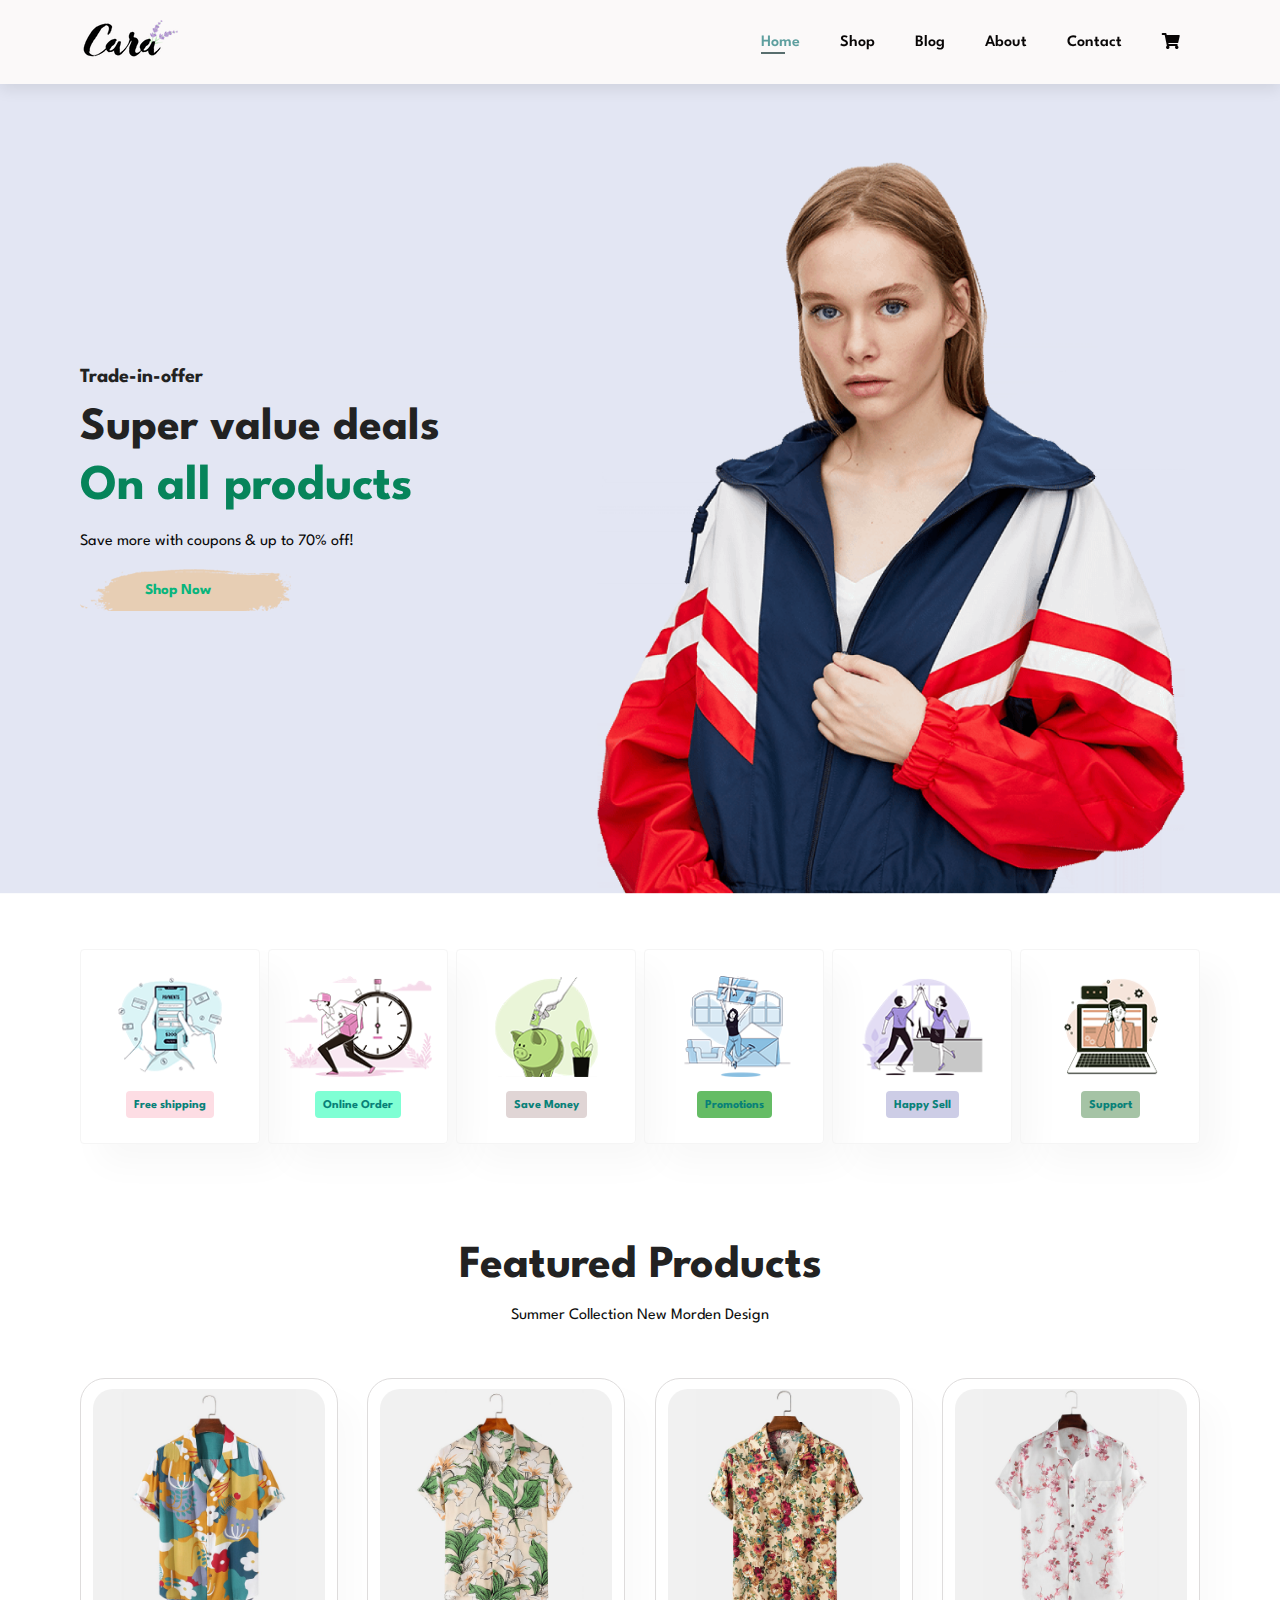
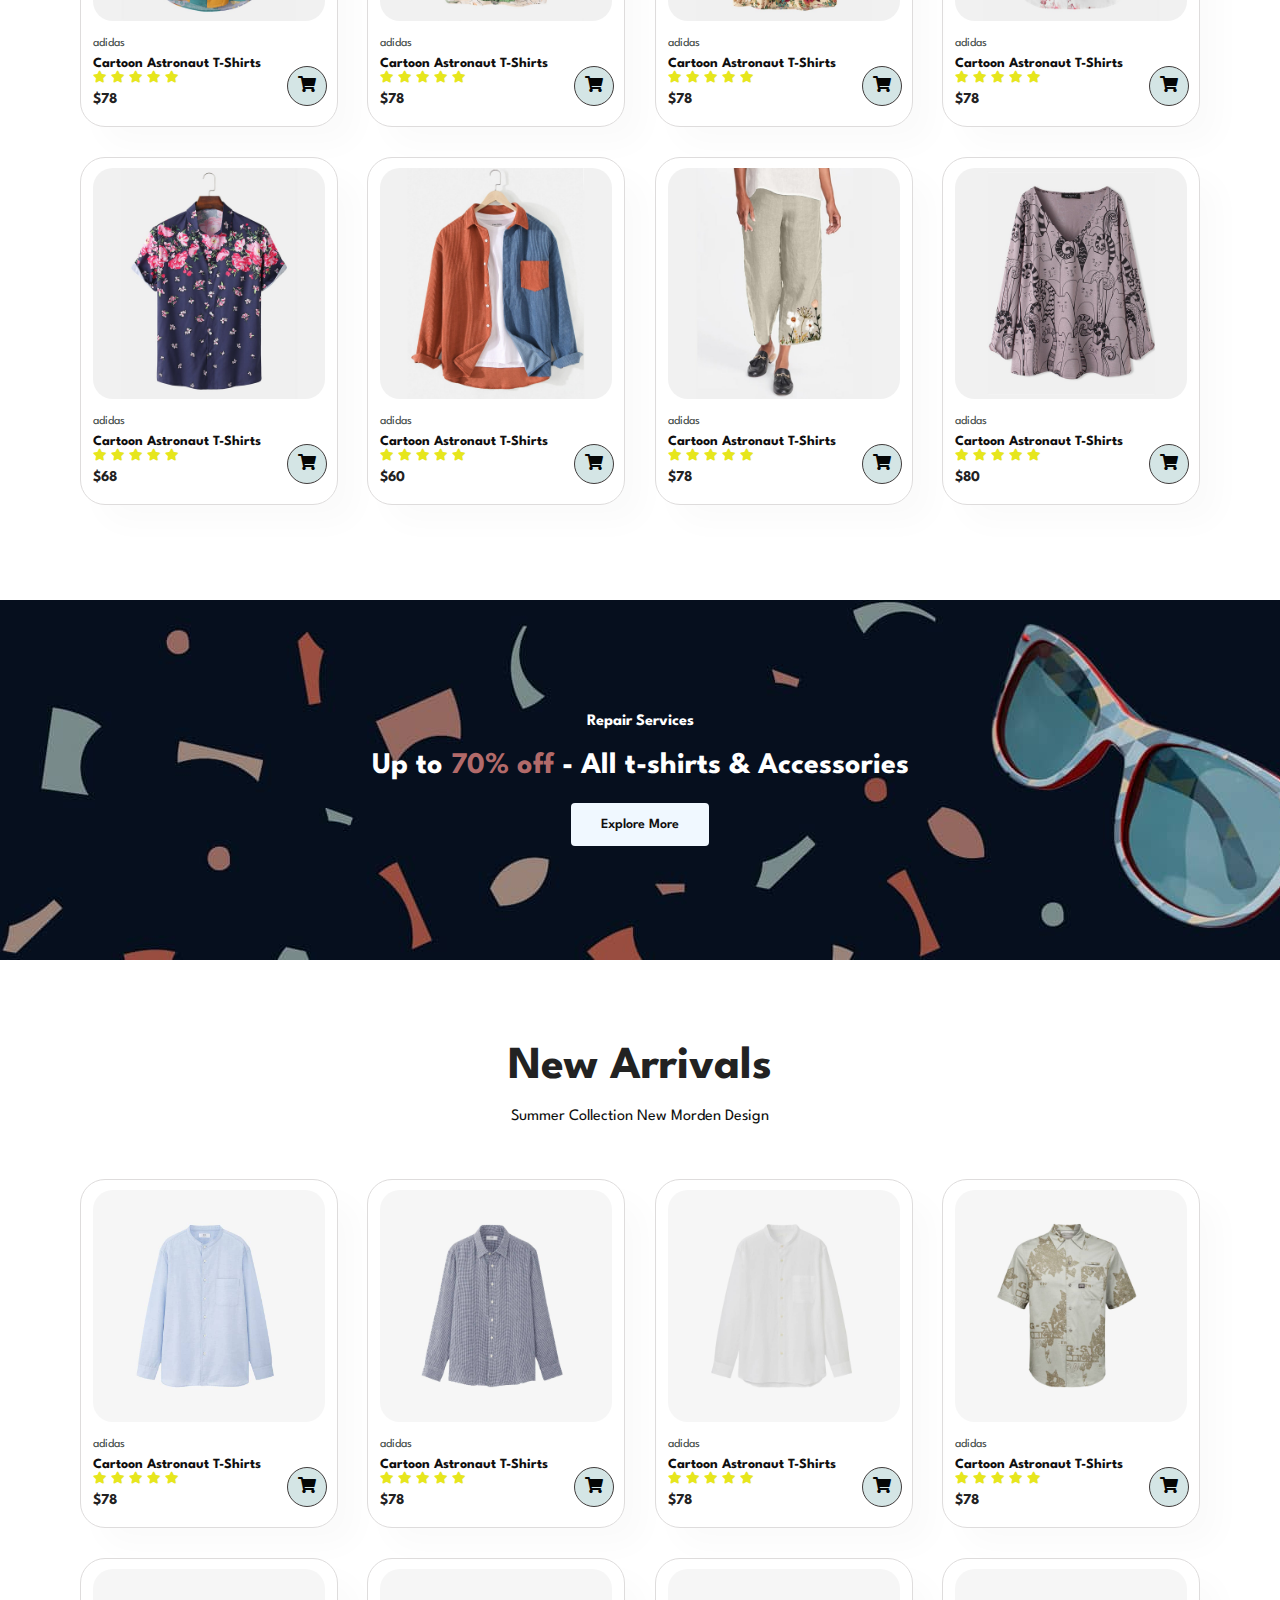
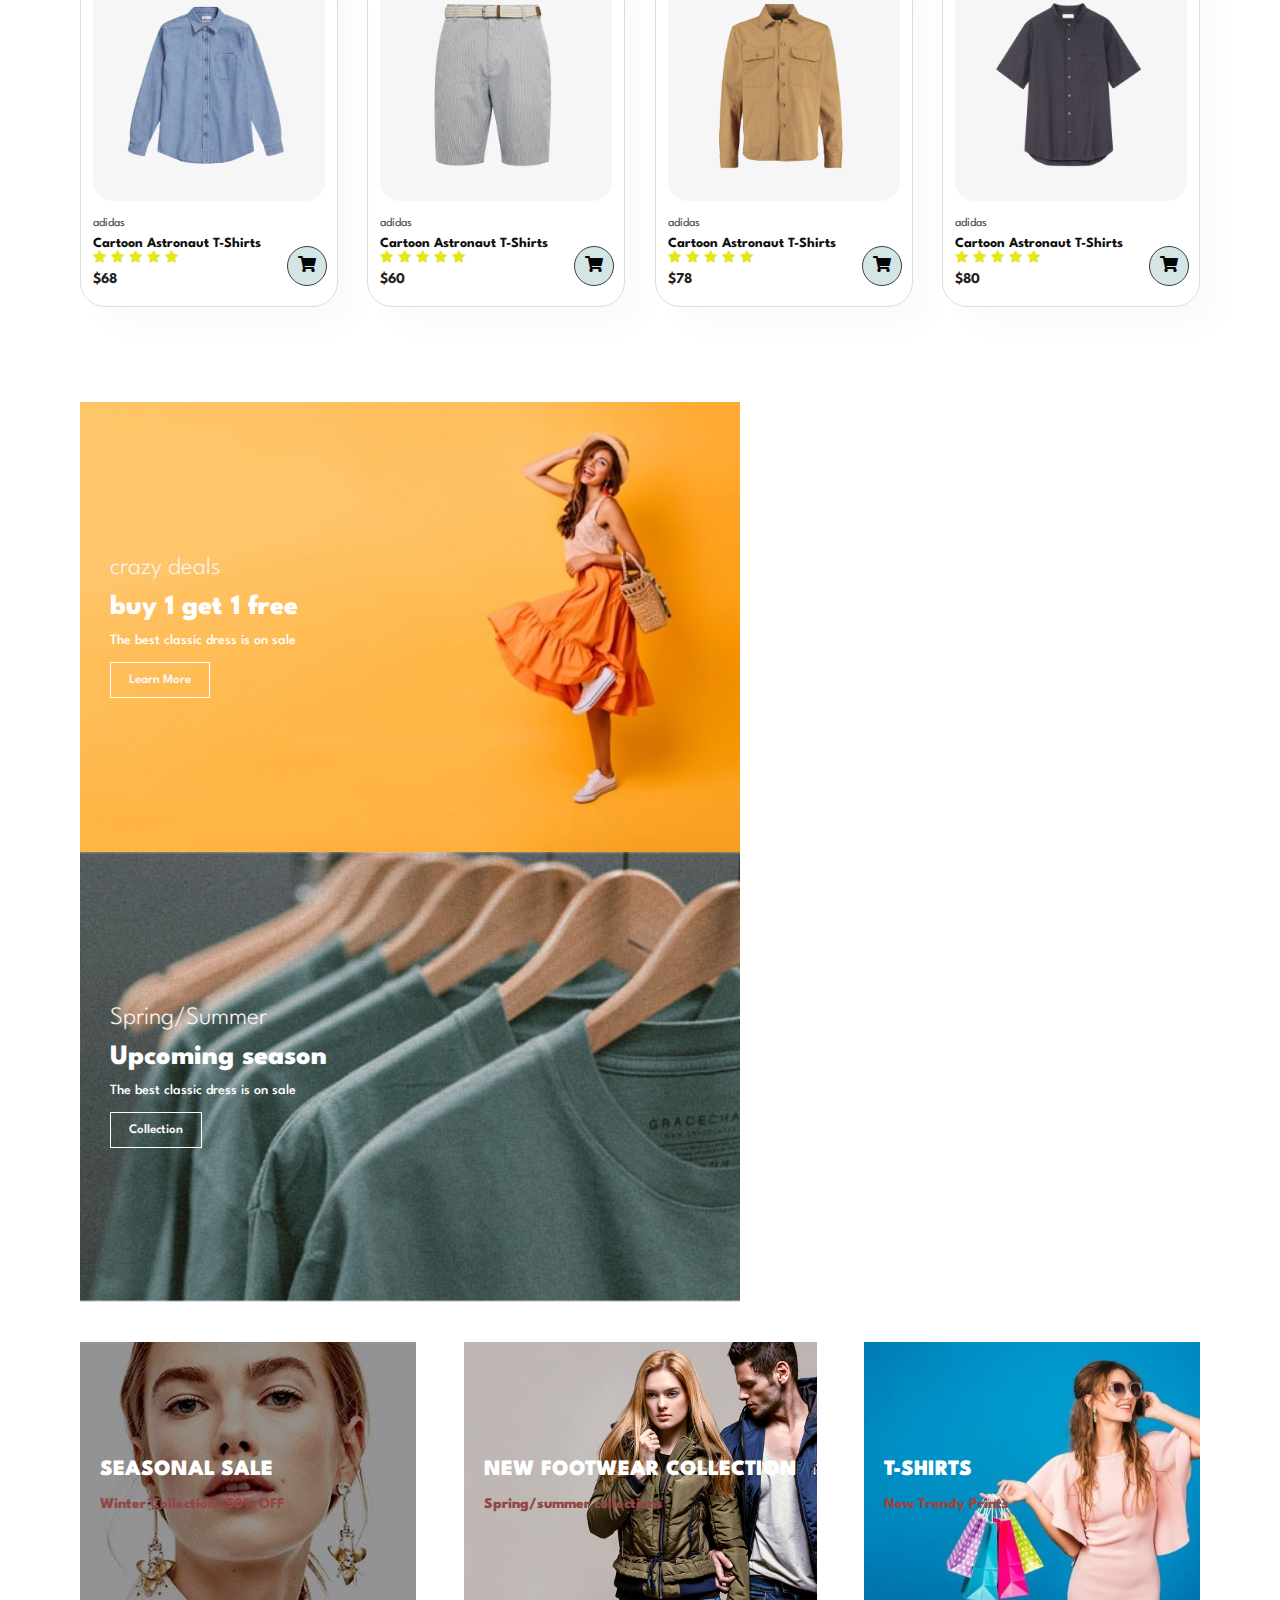
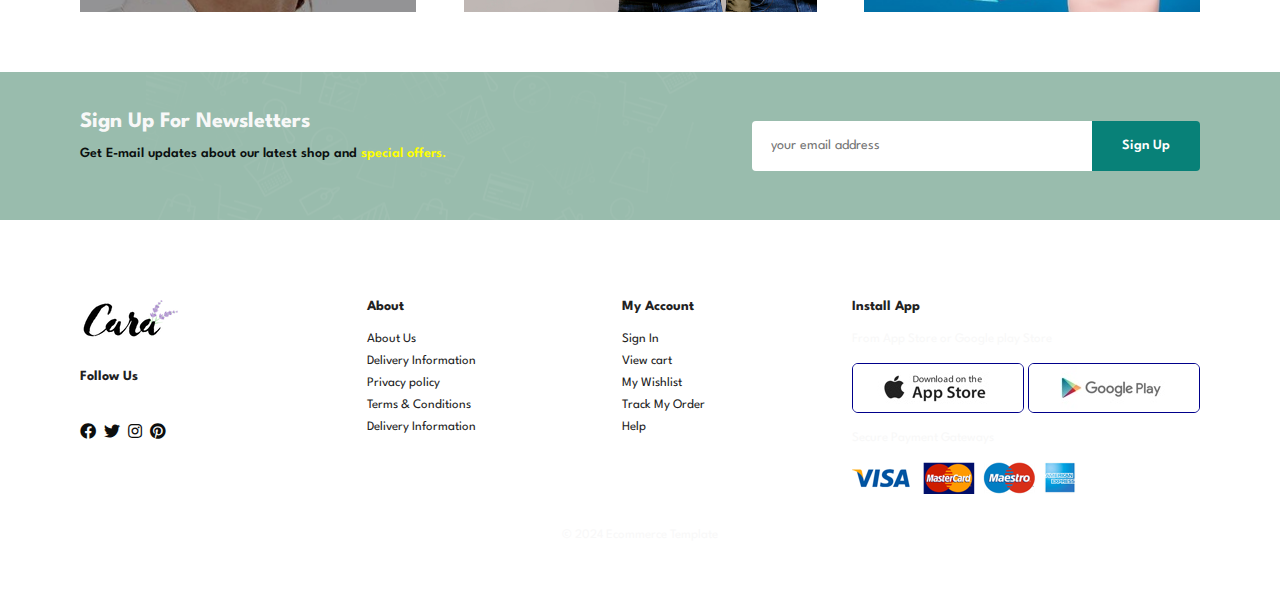
<file: index.html>
<!DOCTYPE html>
<html lang="en">

    <head>
        <meta charset="UTF-8">
        <meta http-equiv="X-UA-Compatible" content="IE=edge">
        <meta name="viewport" content="width=device-width, initial-scale=1.0">
        <title>Ecommerce web-App</title>
        <link rel="stylesheet" href="https://pro.fontawesome.com/releases/v5.10.0/css/all.css" />
        <link rel="stylesheet" href="https://use.fontawesome.com/releases/v5.15.4/css/all.css" />
        <link rel="stylesheet" href="style.css">
    </head>

    <body>

<section id="header">
<a href="#"><img src="img/logo.png" class="logo" alt=""></a>
<div>
    <ul id="navbar">
        <li><a class="active" href="index.html">Home</a></li>
        <li><a href="shop.html">Shop</a></li>
        <li><a href="blog.html">Blog</a></li>
        <li><a href="about.html">About</a></li>
        <li><a href="contact.html">Contact</a></li>
        <li><a href="cart.html"><i class="fa fa-shopping-cart"></i></a></li>
        <a href="#" id="close"><i class="fa fa-times"></i></a>
    </ul>
</div>
<div id="mobile">
    <i id="bar" class="fa fa-list"></i>
</div>
</section>
<section id="hero">
<h4>Trade-in-offer</h4>
<h2>Super value deals</h2>
<h1>On all products</h1>
<p>Save more with coupons & up to 70% off!</p>
<button>Shop Now</button>
</section>

    <section id="feature" class="section-p1">
    <div class="fe-box">
<img src="img/features/f1.png" alt="">
<h6>Free shipping</h6>
    </div>
    <div class="fe-box">
        <img src="img/features/f2.png" alt="">
        <h6>Online Order</h6>
            </div>
            <div class="fe-box">
                <img src="img/features/f3.png" alt="">
                <h6>Save Money</h6>
                    </div>
                    <div class="fe-box">
                        <img src="img/features/f4.png" alt="">
                        <h6>Promotions</h6>
                            </div>
                            <div class="fe-box">
                                <img src="img/features/f5.png" alt="">
                                <h6>Happy Sell</h6>
                                    </div>
                                    <div class="fe-box">
                                        <img src="img/features/f6.png" alt="">
                                        <h6>Support</h6>
                                            </div>
</section>

<section id="Product1" class="section-p1">
    <h2>Featured Products</h2>
    <p>Summer Collection New Morden Design</p>
    <div class="pro-container">
        <div class="pro">
            <img src="img/products/f1.jpg" alt="">
        <div class="des">
            <span>adidas</span>
            <h5>Cartoon Astronaut T-Shirts</h5>
            <div class="star">
                <i class="fas fa-star"></i>
                <i class="fas fa-star"></i>
                <i class="fas fa-star"></i>
                <i class="fas fa-star"></i>
                <i class="fas fa-star"></i>
            </div>
            <h4>$78</h4>
        </div>
        <a href="#"><i class="fa fa-shopping-cart"></i></a>
        </div>
        <div class="pro">
            <img src="img/products/f2.jpg" alt="">
        <div class="des">
            <span>adidas</span>
            <h5>Cartoon Astronaut T-Shirts</h5>
            <div class="star">
                <i class="fas fa-star"></i>
                <i class="fas fa-star"></i>
                <i class="fas fa-star"></i>
                <i class="fas fa-star"></i>
                <i class="fas fa-star"></i>
            </div>
            <h4>$78</h4>
        </div>
        <a href="#"><i class="fa fa-shopping-cart"></i></a>
        </div>
        <div class="pro">
            <img src="img/products/f3.jpg" alt="">
        <div class="des">
            <span>adidas</span>
            <h5>Cartoon Astronaut T-Shirts</h5>
            <div class="star">
                <i class="fas fa-star"></i>
                <i class="fas fa-star"></i>
                <i class="fas fa-star"></i>
                <i class="fas fa-star"></i>
                <i class="fas fa-star"></i>
            </div>
            <h4>$78</h4>
        </div>
        <a href="#"><i class="fa fa-shopping-cart"></i></a>
        </div>
        <div class="pro">
            <img src="img/products/f4.jpg" alt="">
        <div class="des">
            <span>adidas</span>
            <h5>Cartoon Astronaut T-Shirts</h5>
            <div class="star">
                <i class="fas fa-star"></i>
                <i class="fas fa-star"></i>
                <i class="fas fa-star"></i>
                <i class="fas fa-star"></i>
                <i class="fas fa-star"></i>
            </div>
            <h4>$78</h4>
        </div>
        <a href="#"><i class="fa fa-shopping-cart"></i></a>
        </div>
        <div class="pro">
            <img src="img/products/f5.jpg" alt="">
        <div class="des">
            <span>adidas</span>
            <h5>Cartoon Astronaut T-Shirts</h5>
            <div class="star">
                <i class="fas fa-star"></i>
                <i class="fas fa-star"></i>
                <i class="fas fa-star"></i>
                <i class="fas fa-star"></i>
                <i class="fas fa-star"></i>
            </div>
            <h4>$68</h4>
        </div>
        <a href="#"><i class="fa fa-shopping-cart"></i></a>
        </div>
        <div class="pro">
            <img src="img/products/f6.jpg" alt="">
        <div class="des">
            <span>adidas</span>
            <h5>Cartoon Astronaut T-Shirts</h5>
            <div class="star">
                <i class="fas fa-star"></i>
                <i class="fas fa-star"></i>
                <i class="fas fa-star"></i>
                <i class="fas fa-star"></i>
                <i class="fas fa-star"></i>
            </div>
            <h4>$60</h4>
        </div>
        <a href="#"><i class="fa fa-shopping-cart"></i></a>
        </div>
        <div class="pro">
            <img src="img/products/f7.jpg" alt="">
        <div class="des">
            <span>adidas</span>
            <h5>Cartoon Astronaut T-Shirts</h5>
            <div class="star">
                <i class="fas fa-star"></i>
                <i class="fas fa-star"></i>
                <i class="fas fa-star"></i>
                <i class="fas fa-star"></i>
                <i class="fas fa-star"></i>
            </div>
            <h4>$78</h4>
        </div>
        <a href="#"><i class="fa fa-shopping-cart"></i></a>
        </div>
        <div class="pro">
            <img src="img/products/f8.jpg" alt="">
        <div class="des">
            <span>adidas</span>
            <h5>Cartoon Astronaut T-Shirts</h5>
            <div class="star">
                <i class="fas fa-star"></i>
                <i class="fas fa-star"></i>
                <i class="fas fa-star"></i>
                <i class="fas fa-star"></i>
                <i class="fas fa-star"></i>
            </div>
            <h4>$80</h4>
        </div>
        <a href="#"><i class="fa fa-shopping-cart"></i></a>
        </div>
    </div>
</section>

<section id="banner" class="section-m1">
    <h4>Repair Services </h4>
    <h2>Up to <span>70% off </span>- All t-shirts & Accessories</h2>
    <button class="normal">Explore More</button>
</section>

<section id="Product1" class="section-p1">
    <h2>New Arrivals</h2>
    <p>Summer Collection New Morden Design</p>
    <div class="pro-container">
        <div class="pro">
            <img src="img/products/n1.jpg" alt="">
        <div class="des">
            <span>adidas</span>
            <h5>Cartoon Astronaut T-Shirts</h5>
            <div class="star">
                <i class="fas fa-star"></i>
                <i class="fas fa-star"></i>
                <i class="fas fa-star"></i>
                <i class="fas fa-star"></i>
                <i class="fas fa-star"></i>
            </div>
            <h4>$78</h4>
        </div>
        <a href="#"><i class="fa fa-shopping-cart"></i></a>
        </div>
        <div class="pro">
            <img src="img/products/n2.jpg" alt="">
        <div class="des">
            <span>adidas</span>
            <h5>Cartoon Astronaut T-Shirts</h5>
            <div class="star">
                <i class="fas fa-star"></i>
                <i class="fas fa-star"></i>
                <i class="fas fa-star"></i>
                <i class="fas fa-star"></i>
                <i class="fas fa-star"></i>
            </div>
            <h4>$78</h4>
        </div>
        <a href="#"><i class="fa fa-shopping-cart"></i></a>
        </div>
        <div class="pro">
            <img src="img/products/n3.jpg" alt="">
        <div class="des">
            <span>adidas</span>
            <h5>Cartoon Astronaut T-Shirts</h5>
            <div class="star">
                <i class="fas fa-star"></i>
                <i class="fas fa-star"></i>
                <i class="fas fa-star"></i>
                <i class="fas fa-star"></i>
                <i class="fas fa-star"></i>
            </div>
            <h4>$78</h4>
        </div>
        <a href="#"><i class="fa fa-shopping-cart"></i></a>
        </div>
        <div class="pro">
            <img src="img/products/n4.jpg" alt="">
        <div class="des">
            <span>adidas</span>
            <h5>Cartoon Astronaut T-Shirts</h5>
            <div class="star">
                <i class="fas fa-star"></i>
                <i class="fas fa-star"></i>
                <i class="fas fa-star"></i>
                <i class="fas fa-star"></i>
                <i class="fas fa-star"></i>
            </div>
            <h4>$78</h4>
        </div>
        <a href="#"><i class="fa fa-shopping-cart"></i></a>
        </div>
        <div class="pro">
            <img src="img/products/n5.jpg" alt="">
        <div class="des">
            <span>adidas</span>
            <h5>Cartoon Astronaut T-Shirts</h5>
            <div class="star">
                <i class="fas fa-star"></i>
                <i class="fas fa-star"></i>
                <i class="fas fa-star"></i>
                <i class="fas fa-star"></i>
                <i class="fas fa-star"></i>
            </div>
            <h4>$68</h4>
        </div>
        <a href="#"><i class="fa fa-shopping-cart"></i></a>
        </div>
        <div class="pro">
            <img src="img/products/n6.jpg" alt="">
        <div class="des">
            <span>adidas</span>
            <h5>Cartoon Astronaut T-Shirts</h5>
            <div class="star">
                <i class="fas fa-star"></i>
                <i class="fas fa-star"></i>
                <i class="fas fa-star"></i>
                <i class="fas fa-star"></i>
                <i class="fas fa-star"></i>
            </div>
            <h4>$60</h4>
        </div>
        <a href="#"><i class="fa fa-shopping-cart"></i></a>
        </div>
        <div class="pro">
            <img src="img/products/n7.jpg" alt="">
        <div class="des">
            <span>adidas</span>
            <h5>Cartoon Astronaut T-Shirts</h5>
            <div class="star">
                <i class="fas fa-star"></i>
                <i class="fas fa-star"></i>
                <i class="fas fa-star"></i>
                <i class="fas fa-star"></i>
                <i class="fas fa-star"></i>
            </div>
            <h4>$78</h4>
        </div>
        <a href="#"><i class="fa fa-shopping-cart"></i></a>
        </div>
        <div class="pro">
            <img src="img/products/n8.jpg" alt="">
        <div class="des">
            <span>adidas</span>
            <h5>Cartoon Astronaut T-Shirts</h5>
            <div class="star">
                <i class="fas fa-star"></i>
                <i class="fas fa-star"></i>
                <i class="fas fa-star"></i>
                <i class="fas fa-star"></i>
                <i class="fas fa-star"></i>
            </div>
            <h4>$80</h4>
        </div>
        <a href="#"><i class="fa fa-shopping-cart"></i></a>
        </div>
    </div>
</section>

<section id="sm-banner" class="section-p1">
<div class="banner-box">
    <h4> crazy deals</h4>
    <h2>buy 1 get 1 free</h2>
    <span> The best classic dress is on sale </span>
    <button class="white">Learn More</button>
</div>
<div class="banner-box banner-box2">
    <h4> Spring/Summer</h4>
    <h2>Upcoming season</h2>
    <span> The best classic dress is on sale </span>
    <button class="white">Collection</button>
</div>

</section>
<section id="banner3">
    <div class="banner-box">
        <h2> SEASONAL SALE</h2>
        <h3>Winter Collection -50% OFF</h3>
    </div>
    <div class="banner-box banner-box2">
        <h2> NEW FOOTWEAR COLLECTION</h2>
        <h3>Spring/summer collections</h3>
    </div>
    <div class="banner-box banner-box3">
        <h2> T-SHIRTS</h2>
        <h3>New Trendy Prints</h3>
    </div>
</section>

<section id="newsletter" class="section-p1 section-m1">
<div class="newstext">
<h4>Sign Up For Newsletters</h4>
<p>Get E-mail updates about our latest shop and <span>special offers.</span></p>

</div>

<div class="form">
    <input type="text" placeholder="your email address">
    <button class="normal">Sign Up</button>
</div>
</section>

<footer class="section-p1">
<div class="col">
    <img  class="logo" src="img/logo.png" alt="">
    <h4>Follow Us</h4>
    <div class="icon">
        <i class="fab fa-facebook"></i>
        <i class="fab fa-twitter"></i>
        <i class="fab fa-instagram"></i>
        <i class="fab fa-pinterest"></i>
    </div>
</div>
<div class="col">
    <h4>About</h4>
    <a href="#">About Us</a>
    <a href="#">Delivery Information</a>
    <a href="#">Privacy policy</a>
    <a href="#">Terms & Conditions</a>
    <a href="#">Delivery Information</a>

</div>
<div class="col">
    <h4>My Account</h4>
    <a href="#">Sign In</a>
    <a href="#">View cart</a>
    <a href="#">My Wishlist</a>
    <a href="#">Track My Order</a>
    <a href="#">Help</a>

</div>
<div class="col install">
    <h4>Install App</h4>
    <p>From App Store or Google play Store</p>
    <div class="row">
        <img src="img/pay/app.jpg" alt="">
        <img src="img/pay/play.jpg" alt="">
    </div>
    <p>Secure Payment Gateways</p>
    <img src="img/pay/pay.png" alt="">

</div>
<div class="copyright">
<p>© 2024 Ecommerce Template</p>
</div>
</footer>
        <script src="script.js"></script>
    </body>

</html>
</file>
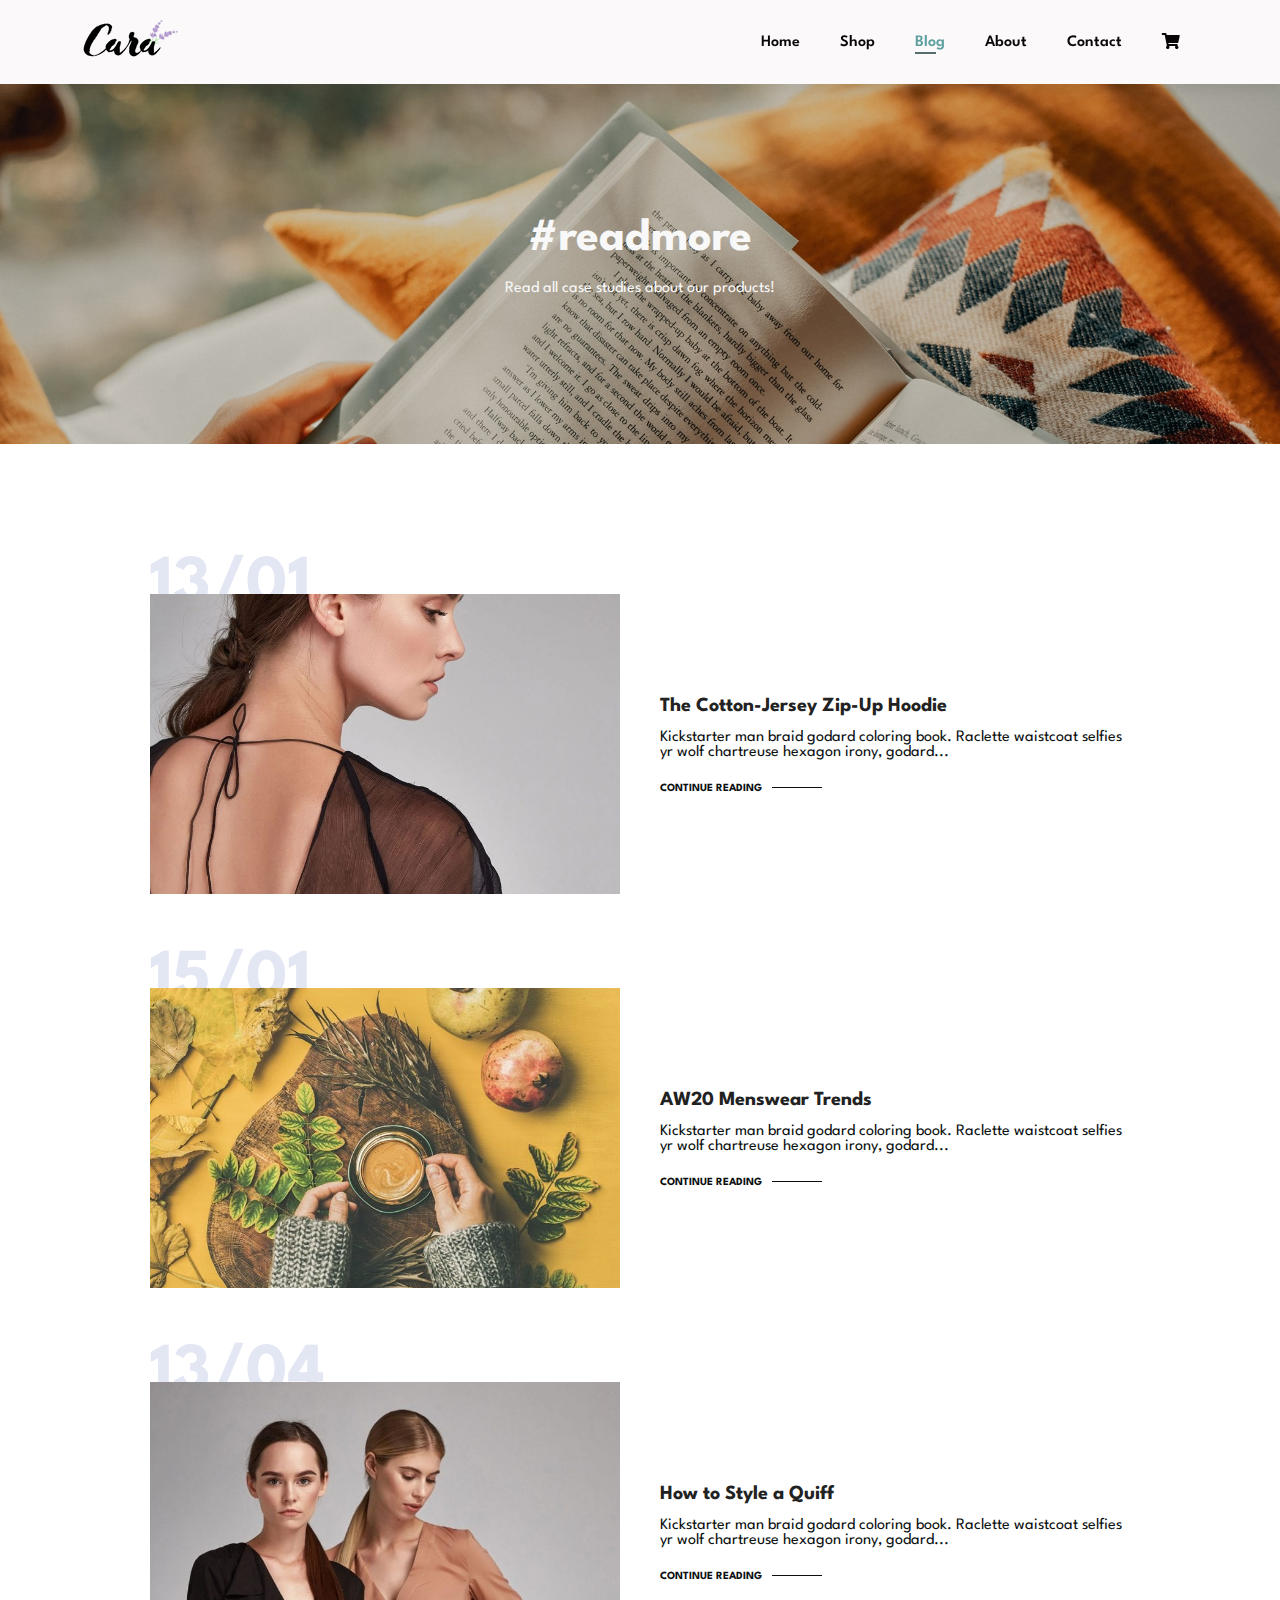
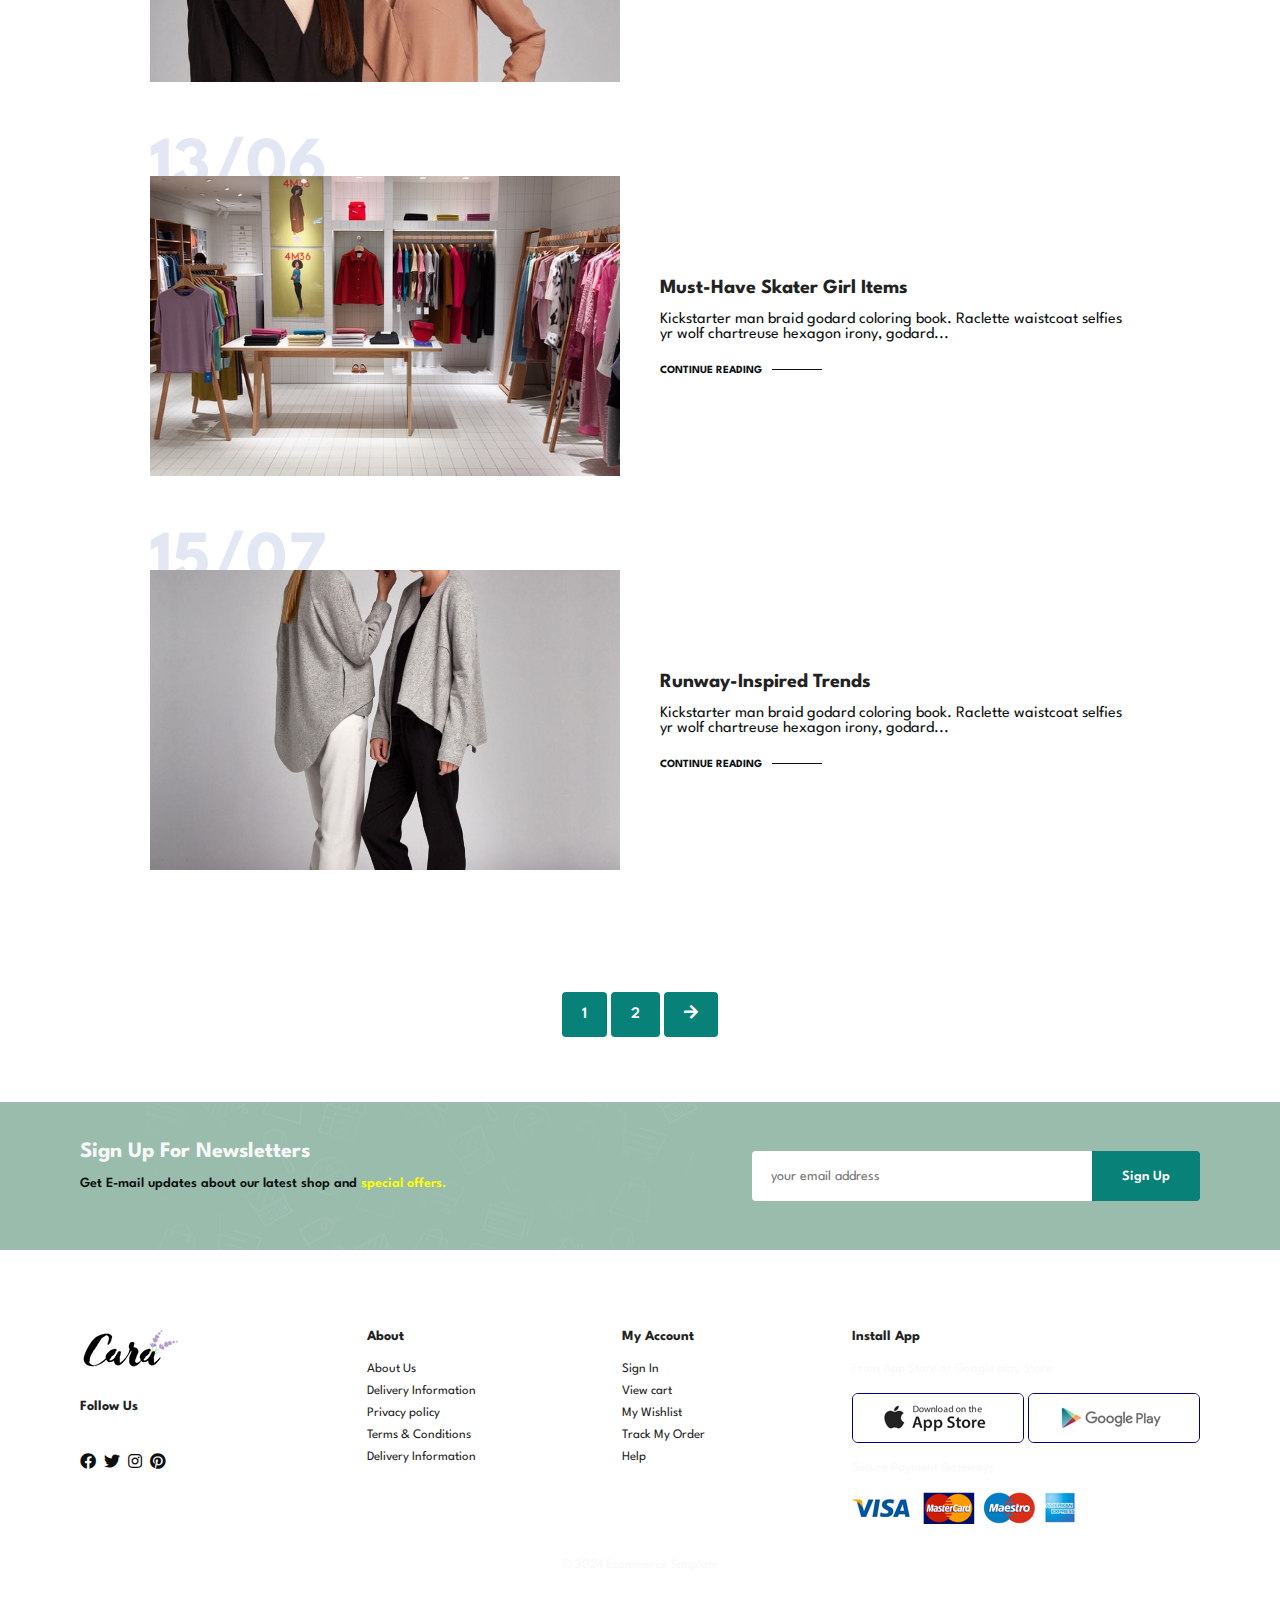
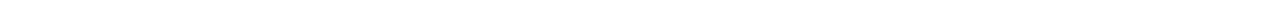
<file: blog.html>
<!DOCTYPE html>
<html lang="en">

    <head>
        <meta charset="UTF-8">
        <meta http-equiv="X-UA-Compatible" content="IE=edge">
        <meta name="viewport" content="width=device-width, initial-scale=1.0">
        <title>Ecommerce web-App</title>
        <link rel="stylesheet" href="https://pro.fontawesome.com/releases/v5.10.0/css/all.css" />
        <link rel="stylesheet" href="https://use.fontawesome.com/releases/v5.15.4/css/all.css" />
        <link rel="stylesheet" href="style.css">
    </head>

    <body>

<section id="header">
<a href="#"><img src="img/logo.png" class="logo" alt=""></a>
<div>
    <ul id="navbar">
        <li><a  href="index.html">Home</a></li>
        <li><a href="shop.html">Shop</a></li>
        <li><a  class="active" href="blog.html">Blog</a></li>
        <li><a href="about.html">About</a></li>
        <li><a href="contact.html">Contact</a></li>
        <li><a href="cart.html"><i class="fa fa-shopping-cart"></i></a></li>
        <a href="#" id="close"><i class="fa fa-times"></i></a>
    </ul>
</div>
<div id="mobile">
    <i id="bar" class="fa fa-list"></i>
</div>
</section>

<section id="page-header" class="blog-header">
<h2>#readmore</h2>
<p>Read all case studies about our products!</p>
</section>

<section id="blog">
<div class="blog-box">
<div class="blog-img">
    <img src="img/blog/b1.jpg" alt="">
</div>
<div class="blog-details">
<h4>The Cotton-Jersey Zip-Up Hoodie</h4>
<p>Kickstarter man braid godard coloring book. Raclette waistcoat selfies yr wolf chartreuse hexagon irony, godard...</p>
<a href="#">CONTINUE READING</a>
</div>
<h1>13/01</h1>
</div>
<div class="blog-box">
    <div class="blog-img">
        <img src="img/blog/b6.jpg" alt="">
    </div>
    <div class="blog-details">
    <h4>AW20 Menswear Trends</h4>
    <p>Kickstarter man braid godard coloring book. Raclette waistcoat selfies yr wolf chartreuse hexagon irony, godard...</p>
    <a href="#">CONTINUE READING</a>
    </div>
    <h1>15/01</h1>
    </div>
    <div class="blog-box">
        <div class="blog-img">
            <img src="img/blog/b2.jpg" alt="">
        </div>
        <div class="blog-details">
        <h4>How to Style a Quiff</h4>
        <p>Kickstarter man braid godard coloring book. Raclette waistcoat selfies yr wolf chartreuse hexagon irony, godard...</p>
        <a href="#">CONTINUE READING</a>
        </div>
        <h1>13/04</h1>
        </div>
        <div class="blog-box">
            <div class="blog-img">
                <img src="img/blog/b3.jpg" alt="">
            </div>
            <div class="blog-details">
            <h4>Must-Have Skater Girl Items</h4>
            <p>Kickstarter man braid godard coloring book. Raclette waistcoat selfies yr wolf chartreuse hexagon irony, godard...</p>
            <a href="#">CONTINUE READING</a>
            </div>
            <h1>13/06</h1>
            </div>
            <div class="blog-box">
                <div class="blog-img">
                    <img src="img/blog/b4.jpg" alt="">
                </div>
                <div class="blog-details">
                <h4>Runway-Inspired Trends</h4>
                <p>Kickstarter man braid godard coloring book. Raclette waistcoat selfies yr wolf chartreuse hexagon irony, godard...</p>
                <a href="#">CONTINUE READING</a>
                </div>
                <h1>15/07</h1>
                </div>

</section>

<section id="pagination" class="section-p1">
    <a href="#">1</a>
    <a href="#">2</a>
    <a href="#"><i class="fa fa-arrow-right"></i></a>

</section>

<section id="newsletter" class="section-p1 section-m1">
<div class="newstext">
<h4>Sign Up For Newsletters</h4>
<p>Get E-mail updates about our latest shop and <span>special offers.</span></p>

</div>

<div class="form">
    <input type="text" placeholder="your email address">
    <button class="normal">Sign Up</button>
</div>
</section>

<footer class="section-p1">
<div class="col">
    <img  class="logo" src="img/logo.png" alt="">
    <h4>Follow Us</h4>
    <div class="icon">
        <i class="fab fa-facebook"></i>
        <i class="fab fa-twitter"></i>
        <i class="fab fa-instagram"></i>
        <i class="fab fa-pinterest"></i>
    </div>
</div>
<div class="col">
    <h4>About</h4>
    <a href="#">About Us</a>
    <a href="#">Delivery Information</a>
    <a href="#">Privacy policy</a>
    <a href="#">Terms & Conditions</a>
    <a href="#">Delivery Information</a>

</div>
<div class="col">
    <h4>My Account</h4>
    <a href="#">Sign In</a>
    <a href="#">View cart</a>
    <a href="#">My Wishlist</a>
    <a href="#">Track My Order</a>
    <a href="#">Help</a>

</div>
<div class="col install">
    <h4>Install App</h4>
    <p>From App Store or Google play Store</p>
    <div class="row">
        <img src="img/pay/app.jpg" alt="">
        <img src="img/pay/play.jpg" alt="">
    </div>
    <p>Secure Payment Gateways</p>
    <img src="img/pay/pay.png" alt="">

</div>
<div class="copyright">
<p>© 2024 Ecommerce Template</p>
</div>
</footer>
        <script src="script.js"></script>
    </body>

</html>
</file>
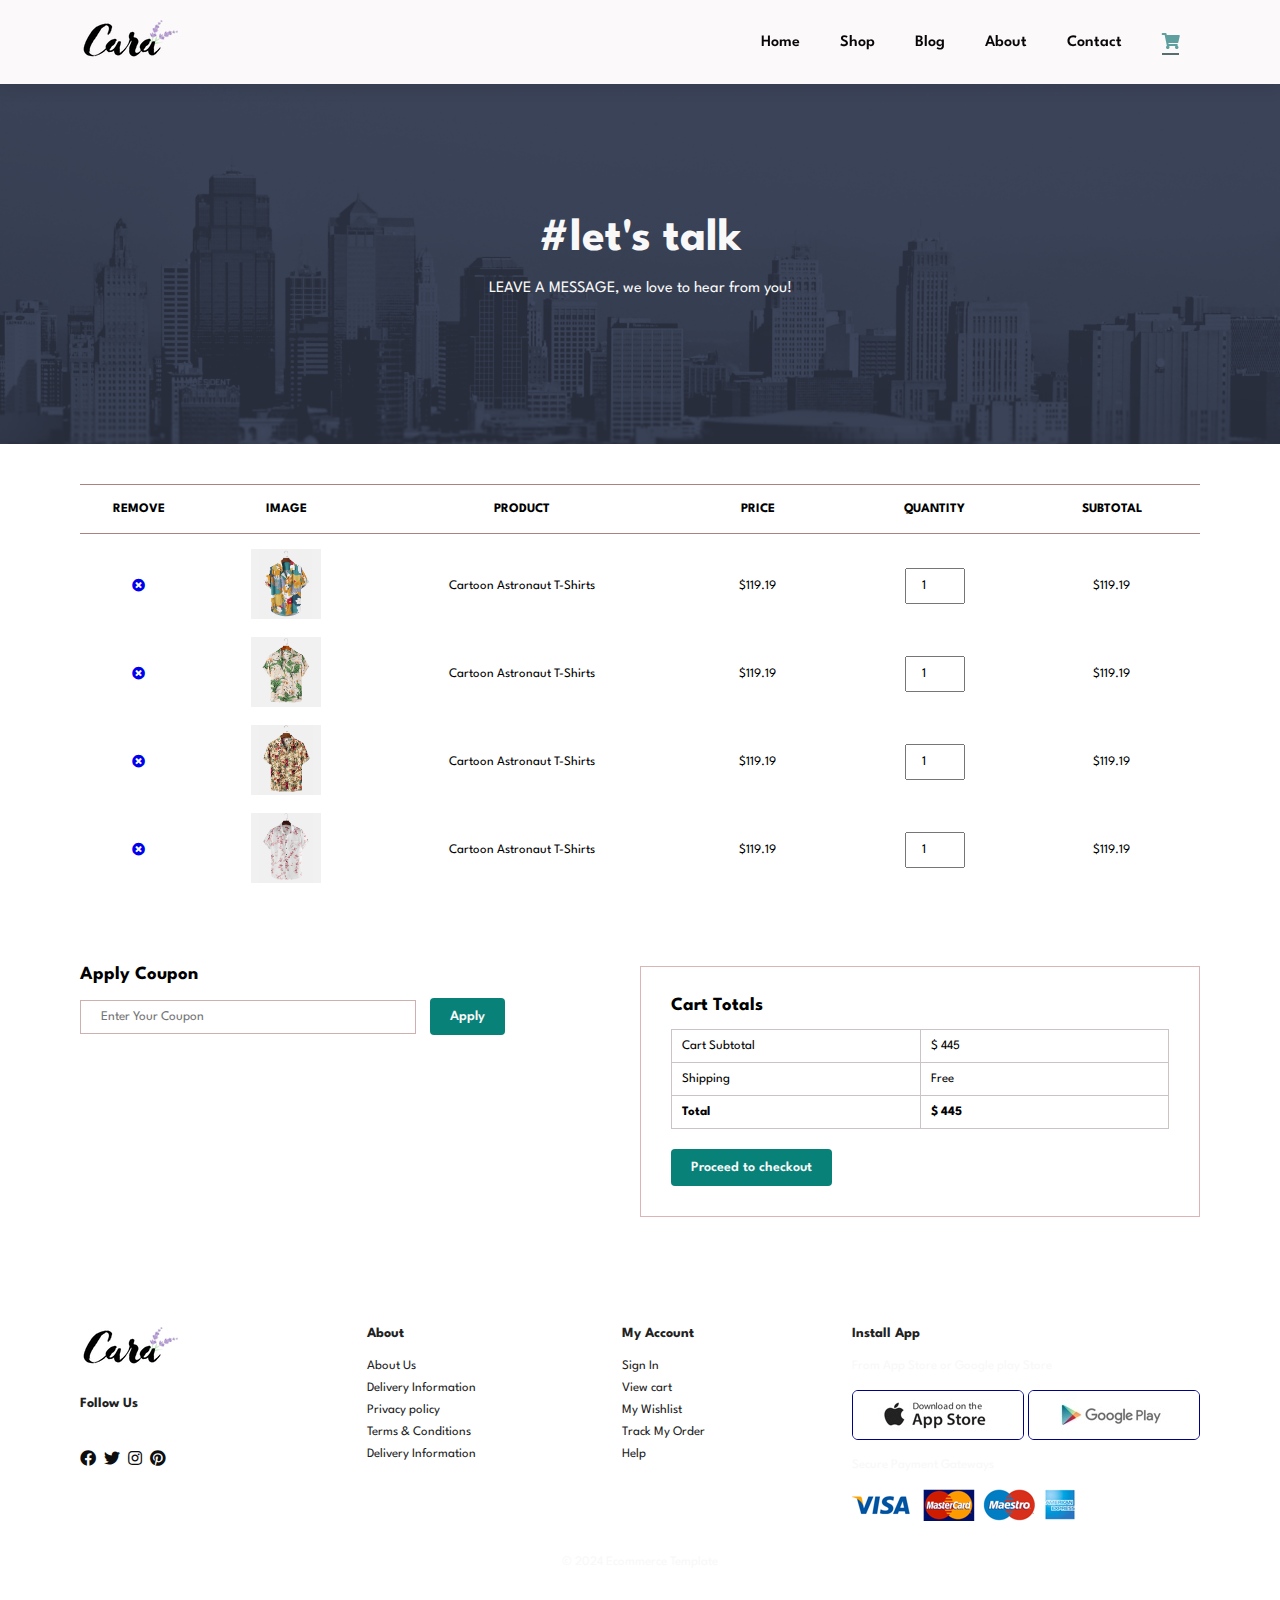
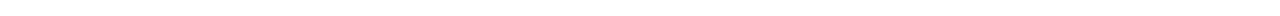
<file: cart.html>
<!DOCTYPE html>
<html lang="en">

    <head>
        <meta charset="UTF-8">
        <meta http-equiv="X-UA-Compatible" content="IE=edge">
        <meta name="viewport" content="width=device-width, initial-scale=1.0">
        <title>Ecommerce web-App</title>
        <link rel="stylesheet" href="https://pro.fontawesome.com/releases/v5.10.0/css/all.css" />
        <link rel="stylesheet" href="https://use.fontawesome.com/releases/v5.15.4/css/all.css" />
        <link rel="stylesheet" href="style.css">
    </head>

    <body>

<section id="header">
<a href="#"><img src="img/logo.png" class="logo" alt=""></a>
<div>
    <ul id="navbar">
        <li><a href="index.html">Home</a></li>
        <li><a href="shop.html">Shop</a></li>
        <li><a href="blog.html">Blog</a></li>
        <li><a  href="about.html">About</a></li>
        <li><a href="contact.html">Contact</a></li>
        <li><a class="active" href="cart.html"><i class="fa fa-shopping-cart"></i></a></li>
        <a href="#" id="close"><i class="fa fa-times"></i></a>
    </ul>
</div>
<div id="mobile">
    <i id="bar" class="fa fa-list"></i>
</div>
</section>

<section id="page-header" class="about-header">
<h2>#let's talk</h2>
<p>LEAVE A MESSAGE, we love to hear from you!</p>
</section>

<section id="cart" class="section-p1">
<table width="100%">
    <thead>
        <tr>
            <td>Remove</td>
            <td>Image</td>
            <td>Product</td>
            <td>Price</td>
            <td>Quantity</td>
            <td>Subtotal</td>
        </tr>
    </thead>
    <tbody>
        <tr>
            <td><a href="#"><i class="fa fa-times-circle"></i></a></td>
            <td><img src="img/products/f1.jpg"></td>
            <td>Cartoon Astronaut T-Shirts</td>
            <td>$119.19</td>
            <td><input type="number" value="1"></td>
            <td>$119.19</td>
        </tr>
        <tr>
            <td><a href="#"><i class="fa fa-times-circle"></i></a></td>
            <td><img src="img/products/f2.jpg"></td>
            <td>Cartoon Astronaut T-Shirts</td>
            <td>$119.19</td>
            <td><input type="number" value="1"></td>
            <td>$119.19</td>
        </tr>
        <tr>
            <td><a href="#"><i class="fa fa-times-circle"></i></a></td>
            <td><img src="img/products/f3.jpg"></td>
            <td>Cartoon Astronaut T-Shirts</td>
            <td>$119.19</td>
            <td><input type="number" value="1"></td>
            <td>$119.19</td>
        </tr>
        <tr>
            <td><a href="#"><i class="fa fa-times-circle"></i></a></td>
            <td><img src="img/products/f4.jpg"></td>
            <td>Cartoon Astronaut T-Shirts</td>
            <td>$119.19</td>
            <td><input type="number" value="1"></td>
            <td>$119.19</td>
        </tr>
    </tbody>
</table>
</section>

<section id="cart-add" class="section-p1">
<div id="coupon">
<h3>Apply Coupon</h3>
<div>
    <input type="text" placeholder="Enter Your Coupon">
    <button class="normal">Apply</button>
</div>
</div>
<div id="subtotal">
<h3>Cart Totals</h3>
<table>
    <tr>
        <td>Cart Subtotal</td>
        <td>$ 445</td>
    </tr>
    <tr>
        <td>Shipping</td>
        <td>Free</td>
    </tr>
    <tr>
        <td><strong>Total</strong></td>
        <td><strong>$ 445</strong></td>

    </tr>
</table>
<button class="normal">Proceed to checkout</button>
</div>
</section>

<footer class="section-p1">
<div class="col">
    <img  class="logo" src="img/logo.png" alt="">
    <h4>Follow Us</h4>
    <div class="icon">
        <i class="fab fa-facebook"></i>
        <i class="fab fa-twitter"></i>
        <i class="fab fa-instagram"></i>
        <i class="fab fa-pinterest"></i>
    </div>
</div>
<div class="col">
    <h4>About</h4>
    <a href="#">About Us</a>
    <a href="#">Delivery Information</a>
    <a href="#">Privacy policy</a>
    <a href="#">Terms & Conditions</a>
    <a href="#">Delivery Information</a>

</div>
<div class="col">
    <h4>My Account</h4>
    <a href="#">Sign In</a>
    <a href="#">View cart</a>
    <a href="#">My Wishlist</a>
    <a href="#">Track My Order</a>
    <a href="#">Help</a>

</div>
<div class="col install">
    <h4>Install App</h4>
    <p>From App Store or Google play Store</p>
    <div class="row">
        <img src="img/pay/app.jpg" alt="">
        <img src="img/pay/play.jpg" alt="">
    </div>
    <p>Secure Payment Gateways</p>
    <img src="img/pay/pay.png" alt="">

</div>
<div class="copyright">
<p>© 2024 Ecommerce Template</p>
</div>
</footer>
        <script src="script.js"></script>
    </body>

</html>
</file>
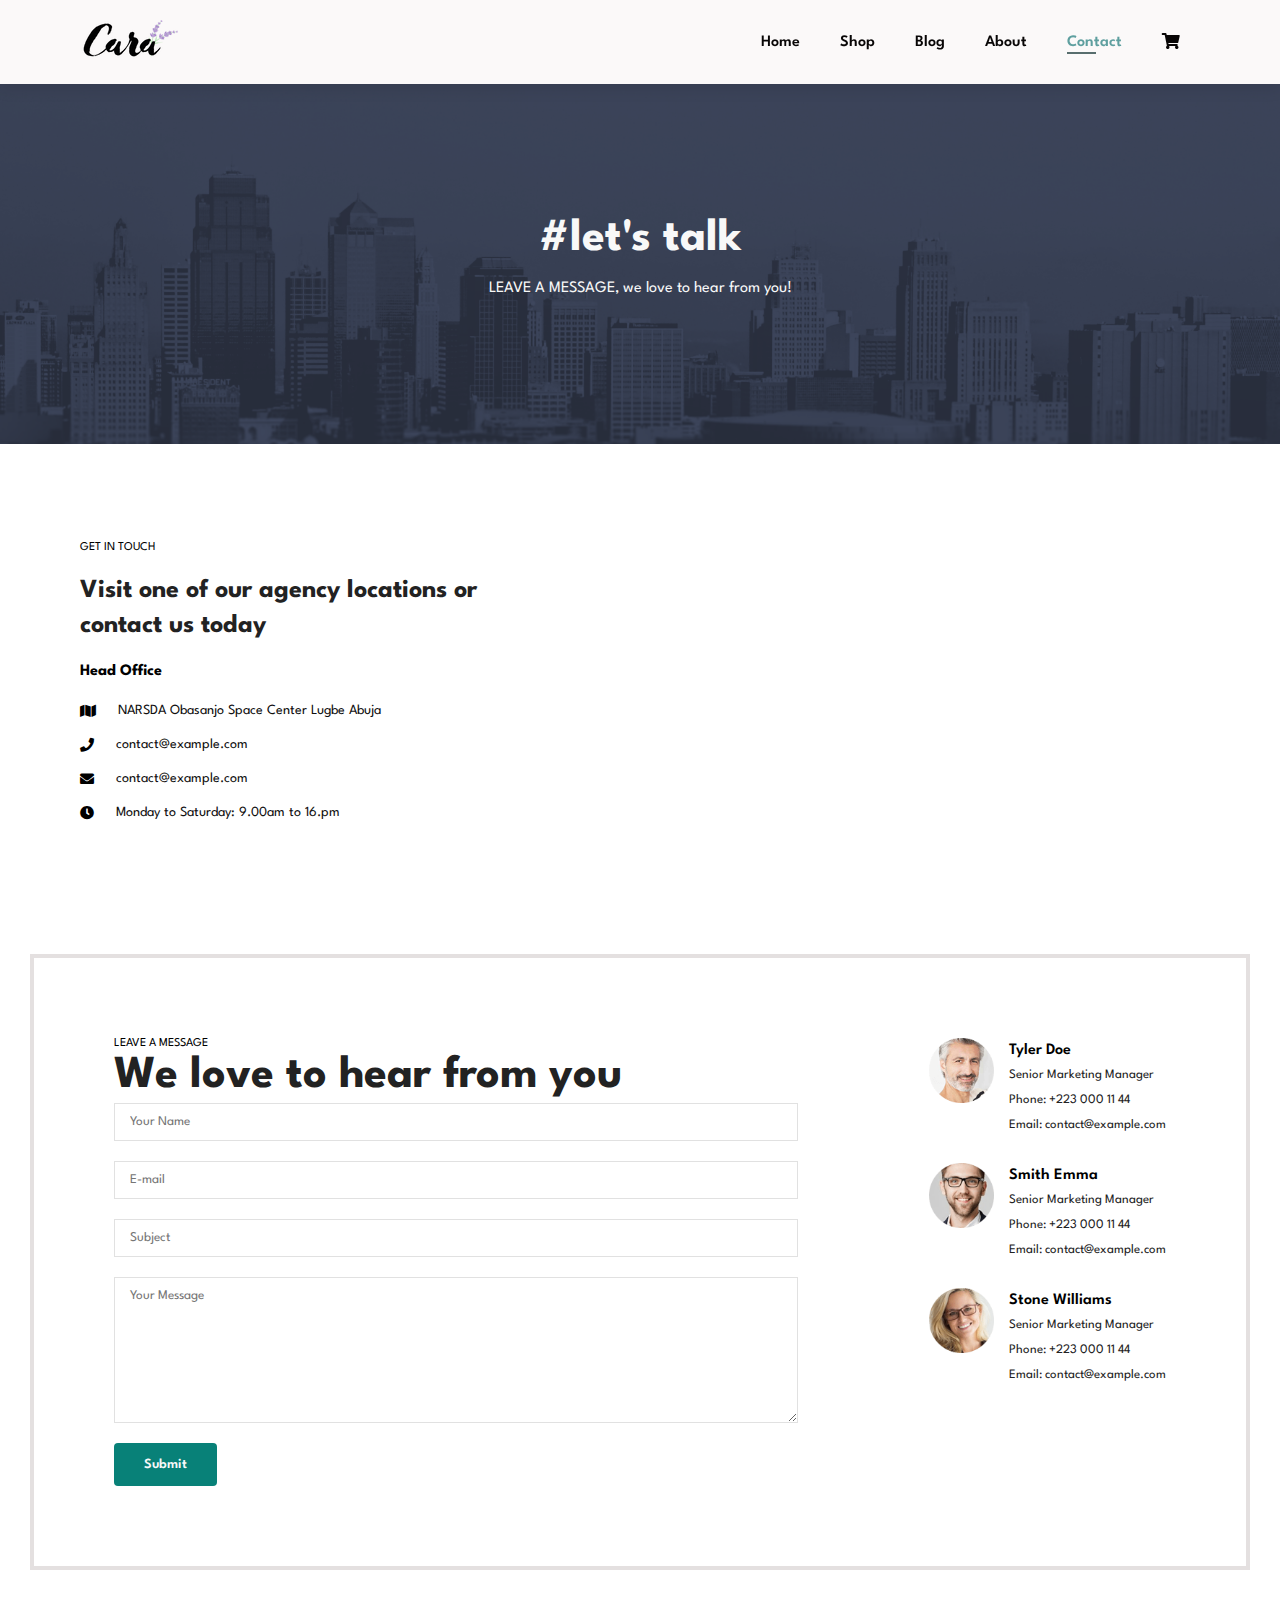
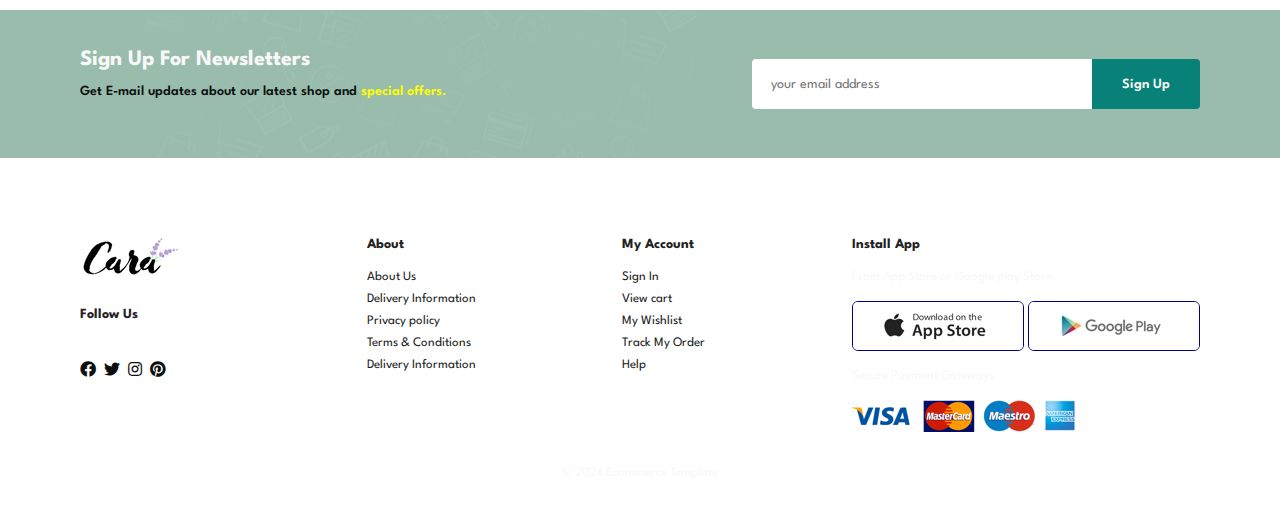
<file: contact.html>
<!DOCTYPE html>
<html lang="en">

    <head>
        <meta charset="UTF-8">
        <meta http-equiv="X-UA-Compatible" content="IE=edge">
        <meta name="viewport" content="width=device-width, initial-scale=1.0">
        <title>Ecommerce web-App</title>
        <link rel="stylesheet" href="https://pro.fontawesome.com/releases/v5.10.0/css/all.css" />
        <link rel="stylesheet" href="https://use.fontawesome.com/releases/v5.15.4/css/all.css" />
        <link rel="stylesheet" href="style.css">
    </head>

    <body>

<section id="header">
<a href="#"><img src="img/logo.png" class="logo" alt=""></a>
<div>
    <ul id="navbar">
        <li><a href="index.html">Home</a></li>
        <li><a href="shop.html">Shop</a></li>
        <li><a href="blog.html">Blog</a></li>
        <li><a  href="about.html">About</a></li>
        <li><a class="active"href="contact.html">Contact</a></li>
        <li><a href="cart.html"><i class="fa fa-shopping-cart"></i></a></li>
        <a href="#" id="close"><i class="fa fa-times"></i></a>
    </ul>
</div>
<div id="mobile">
    <i id="bar" class="fa fa-list"></i>
</div>
</section>

<section id="page-header" class="about-header">
<h2>#let's talk</h2>
<p>LEAVE A MESSAGE, we love to hear from you!</p>
</section>

<section id="contact-details" class="section-p1">
<div class="details">
    <span>GET IN TOUCH</span>
    <h2>Visit one of our agency locations or contact us today</h2>
    <h3>Head Office</h3>
    <div>
        <li>
            <i class="fa fa-map"></i>
            <p>NARSDA Obasanjo Space Center Lugbe Abuja</p>
            </li>
            <li>
                <i class="fa fa-phone"></i>
                <p>contact@example.com</p>
            </li>
            <li>
                <i class="fa fa-envelope"></i>
                <p>contact@example.com</p>
            </li>
            </li>
            <li>
                <i class="fa fa-clock"></i>
                <p>Monday to Saturday: 9.00am to 16.pm</p>
            </li>
    </div>
</div>
<div class="map">
    <iframe src="https://www.google.com/maps/embed?pb=!1m18!1m12!1m3!1d126093.84170367073!2d7.367465941955263!3d9.024246820766823!2m3!1f0!2f0!3f0!3m2!1i1024!2i768!4f13.1!3m3!1m2!1s0x104e745f4cd62fd9%3A0x53bd17b4a20ea12b!2sAbuja%2C%20Federal%20Capital%20Territory!5e0!3m2!1sen!2sng!4v1707298714919!5m2!1sen!2sng" width="600" height="450" style="border:0;" allowfullscreen="" loading="lazy" referrerpolicy="no-referrer-when-downgrade"></iframe>
</div>
</section>

<section id="form-details">
<form action="">
<span>LEAVE A MESSAGE</span>
<h2>We love to hear from you</h2>
<input type="text" placeholder="Your Name">
<input type="text" placeholder="E-mail">
<input type="text" placeholder="Subject">
<textarea name="" id="" col="30" rows="10" placeholder="Your Message"></textarea>
<button class="normal">Submit</button>
</form>
<div class="people">
<div>
    <img src="img/people/1.png">
    <P><span>Tyler Doe</span>Senior Marketing Manager<br>Phone: +223 000 11 44 <br>Email: contact@example.com</P>
</div>
<div>
    <img src="img/people/2.png">
    <P><span>Smith Emma</span>Senior Marketing Manager<br>Phone: +223 000 11 44 <br>Email: contact@example.com</P>
</div>
<div>
    <img src="img/people/3.png">
    <P><span>Stone Williams</span>Senior Marketing Manager<br>Phone: +223 000 11 44 <br>Email: contact@example.com</P>
</div>
</div>
</section>

<section id="newsletter" class="section-p1 section-m1">
    <div class="newstext">
    <h4>Sign Up For Newsletters</h4>
    <p>Get E-mail updates about our latest shop and <span>special offers.</span></p>
    
    </div>
    
    <div class="form">
        <input type="text" placeholder="your email address">
        <button class="normal">Sign Up</button>
    </div>
</section>

<footer class="section-p1">
<div class="col">
    <img  class="logo" src="img/logo.png" alt="">
    <h4>Follow Us</h4>
    <div class="icon">
        <i class="fab fa-facebook"></i>
        <i class="fab fa-twitter"></i>
        <i class="fab fa-instagram"></i>
        <i class="fab fa-pinterest"></i>
    </div>
</div>
<div class="col">
    <h4>About</h4>
    <a href="#">About Us</a>
    <a href="#">Delivery Information</a>
    <a href="#">Privacy policy</a>
    <a href="#">Terms & Conditions</a>
    <a href="#">Delivery Information</a>

</div>
<div class="col">
    <h4>My Account</h4>
    <a href="#">Sign In</a>
    <a href="#">View cart</a>
    <a href="#">My Wishlist</a>
    <a href="#">Track My Order</a>
    <a href="#">Help</a>

</div>
<div class="col install">
    <h4>Install App</h4>
    <p>From App Store or Google play Store</p>
    <div class="row">
        <img src="img/pay/app.jpg" alt="">
        <img src="img/pay/play.jpg" alt="">
    </div>
    <p>Secure Payment Gateways</p>
    <img src="img/pay/pay.png" alt="">

</div>
<div class="copyright">
<p>© 2024 Ecommerce Template</p>
</div>
</footer>
        <script src="script.js"></script>
    </body>

</html>
</file>
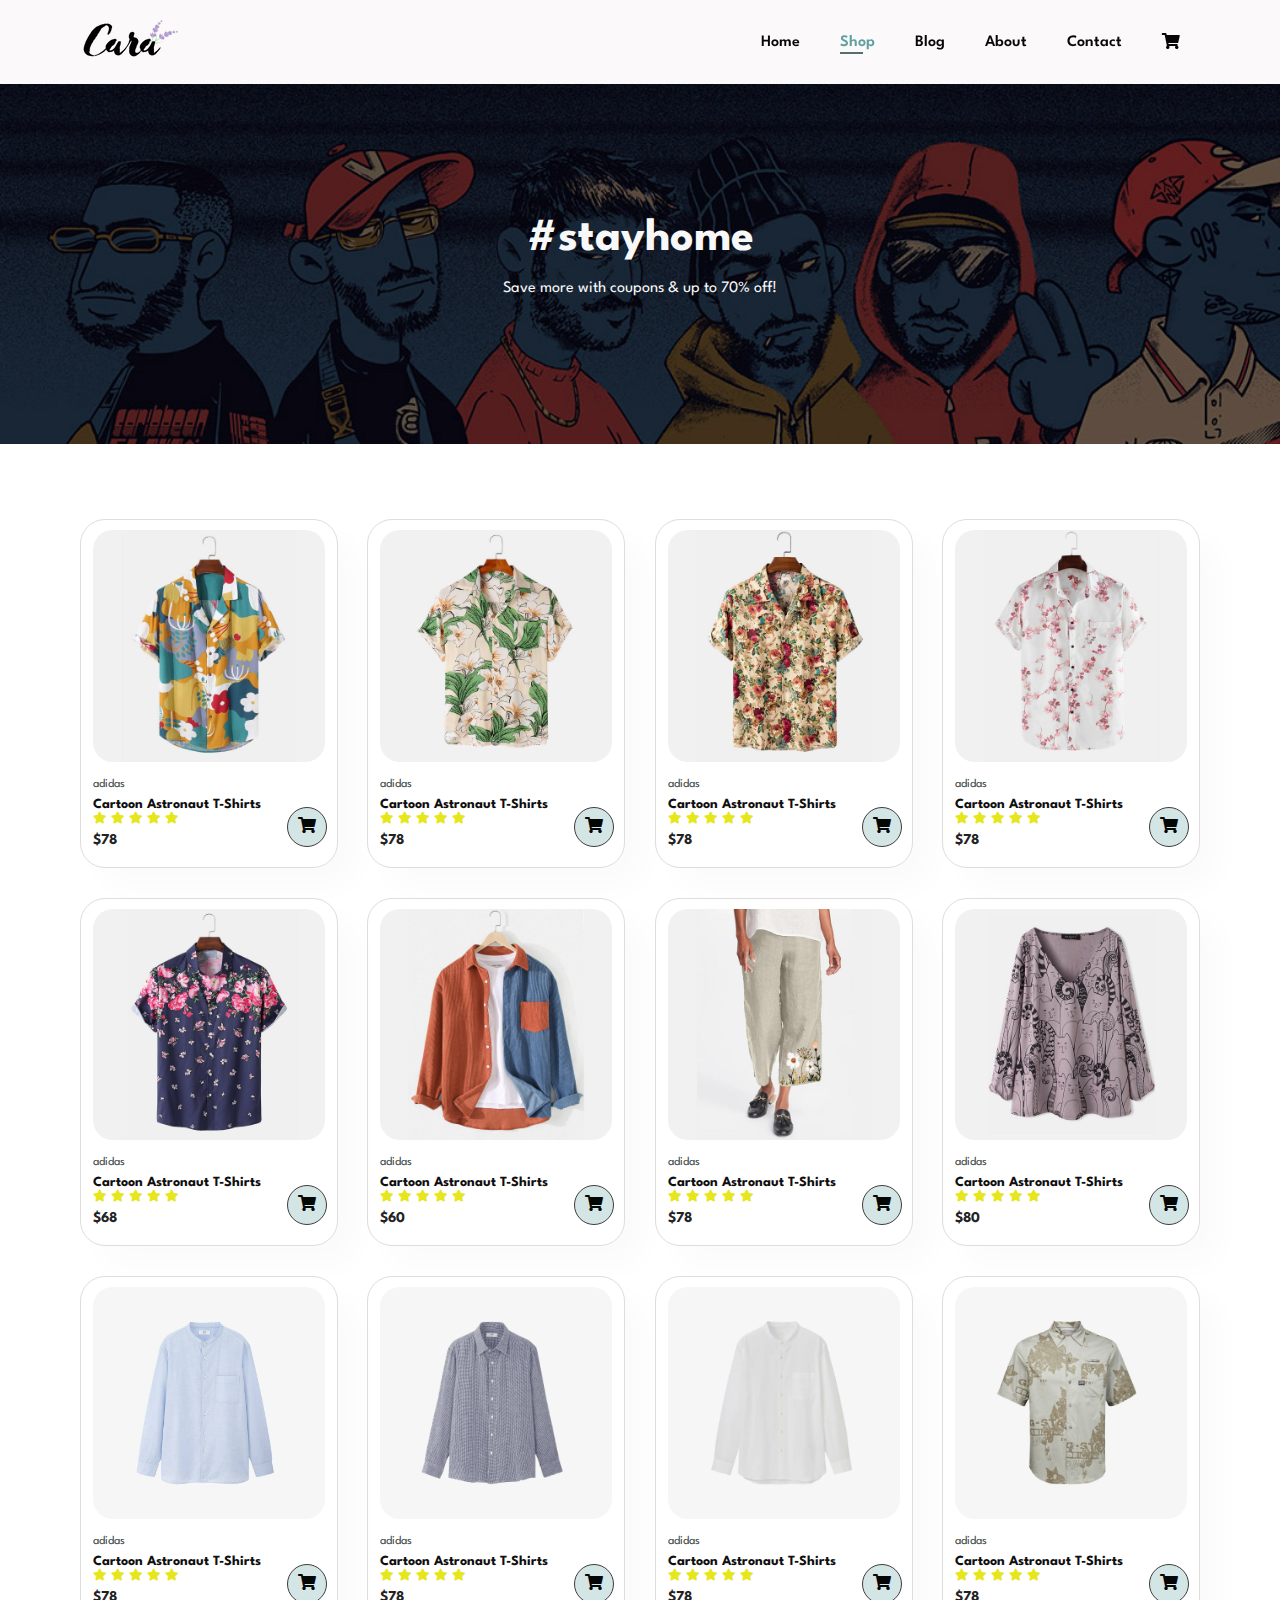
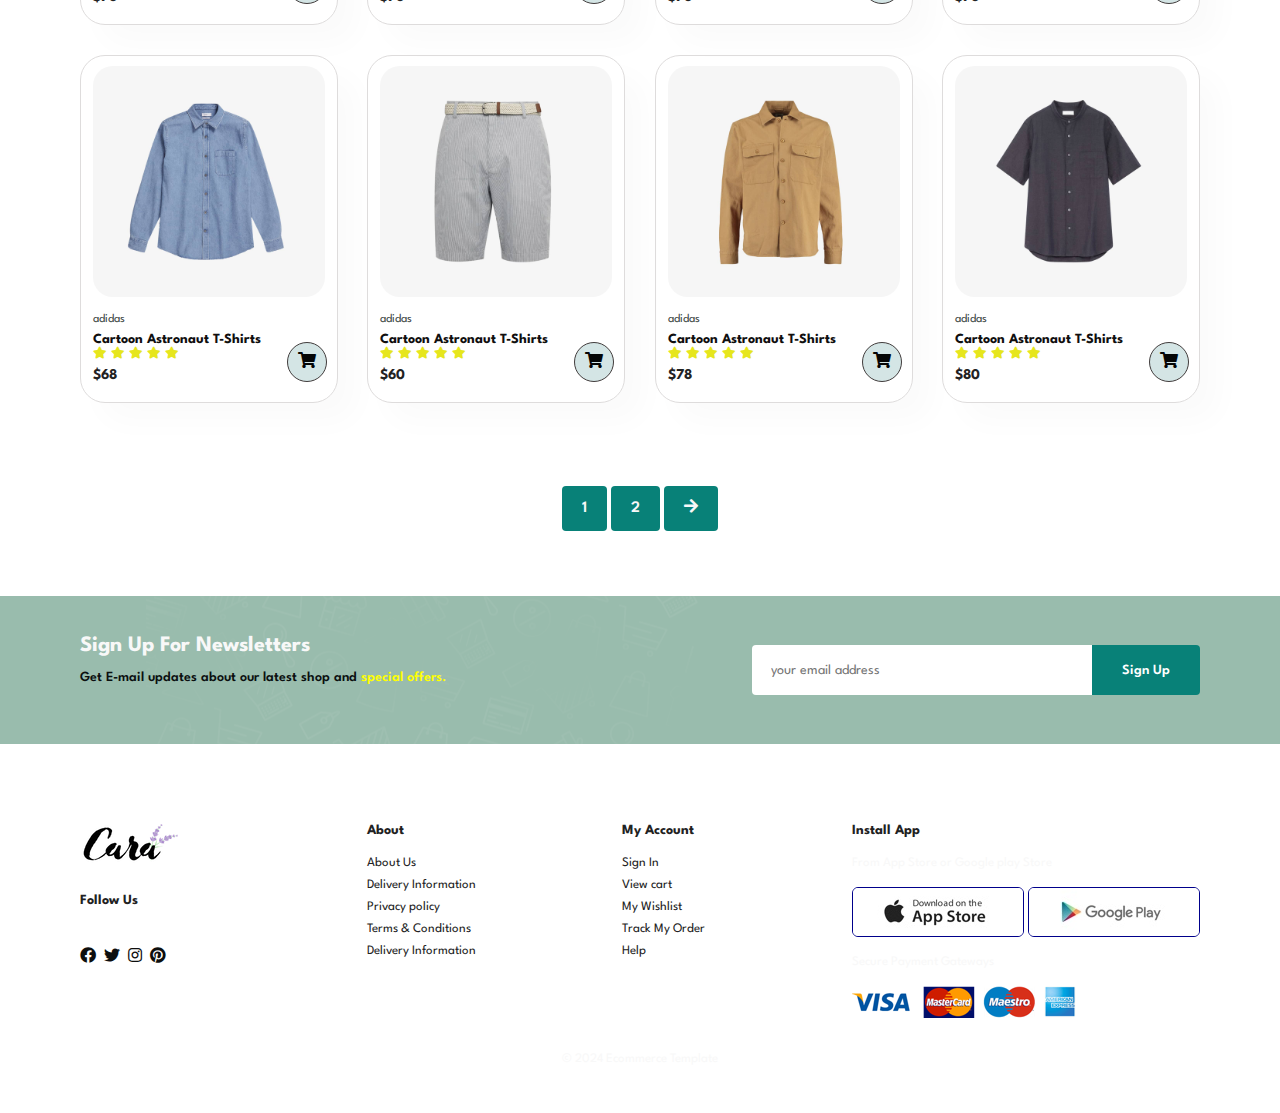
<file: shop.html>
<!DOCTYPE html>
<html lang="en">

    <head>
        <meta charset="UTF-8">
        <meta http-equiv="X-UA-Compatible" content="IE=edge">
        <meta name="viewport" content="width=device-width, initial-scale=1.0">
        <title>Ecommerce web-App</title>
        <link rel="stylesheet" href="https://pro.fontawesome.com/releases/v5.10.0/css/all.css" />
        <link rel="stylesheet" href="https://use.fontawesome.com/releases/v5.15.4/css/all.css" />
        <link rel="stylesheet" href="style.css">
    </head>

    <body>

<section id="header">
<a href="#"><img src="img/logo.png" class="logo" alt=""></a>
<div>
    <ul id="navbar">
        <li><a  href="index.html">Home</a></li>
        <li><a class="active" href="shop.html">Shop</a></li>
        <li><a href="blog.html">Blog</a></li>
        <li><a href="about.html">About</a></li>
        <li><a href="contact.html">Contact</a></li>
        <li><a href="cart.html"><i class="fa fa-shopping-cart"></i></a></li>
        <a href="#" id="close"><i class="fa fa-times"></i></a>
    </ul>
</div>
<div id="mobile">
    <i id="bar" class="fa fa-list"></i>
</div>
</section>

<section id="page-header">
<h2>#stayhome</h2>
<p>Save more with coupons & up to 70% off!</p>
</section>

<section id="Product1" class="section-p1">
    
    <div class="pro-container">
        <div class="pro" onclick="window.location.href=`sproduct.html`;">
            <img src="img/products/f1.jpg" alt="">
        <div class="des">
            <span>adidas</span>
            <h5>Cartoon Astronaut T-Shirts</h5>
            <div class="star">
                <i class="fas fa-star"></i>
                <i class="fas fa-star"></i>
                <i class="fas fa-star"></i>
                <i class="fas fa-star"></i>
                <i class="fas fa-star"></i>
            </div>
            <h4>$78</h4>
        </div>
        <a href="#"><i class="fa fa-shopping-cart"></i></a>
        </div>
        <div class="pro">
            <img src="img/products/f2.jpg" alt="">
        <div class="des">
            <span>adidas</span>
            <h5>Cartoon Astronaut T-Shirts</h5>
            <div class="star">
                <i class="fas fa-star"></i>
                <i class="fas fa-star"></i>
                <i class="fas fa-star"></i>
                <i class="fas fa-star"></i>
                <i class="fas fa-star"></i>
            </div>
            <h4>$78</h4>
        </div>
        <a href="#"><i class="fa fa-shopping-cart"></i></a>
        </div>
        <div class="pro">
            <img src="img/products/f3.jpg" alt="">
        <div class="des">
            <span>adidas</span>
            <h5>Cartoon Astronaut T-Shirts</h5>
            <div class="star">
                <i class="fas fa-star"></i>
                <i class="fas fa-star"></i>
                <i class="fas fa-star"></i>
                <i class="fas fa-star"></i>
                <i class="fas fa-star"></i>
            </div>
            <h4>$78</h4>
        </div>
        <a href="#"><i class="fa fa-shopping-cart"></i></a>
        </div>
        <div class="pro">
            <img src="img/products/f4.jpg" alt="">
        <div class="des">
            <span>adidas</span>
            <h5>Cartoon Astronaut T-Shirts</h5>
            <div class="star">
                <i class="fas fa-star"></i>
                <i class="fas fa-star"></i>
                <i class="fas fa-star"></i>
                <i class="fas fa-star"></i>
                <i class="fas fa-star"></i>
            </div>
            <h4>$78</h4>
        </div>
        <a href="#"><i class="fa fa-shopping-cart"></i></a>
        </div>
        <div class="pro">
            <img src="img/products/f5.jpg" alt="">
        <div class="des">
            <span>adidas</span>
            <h5>Cartoon Astronaut T-Shirts</h5>
            <div class="star">
                <i class="fas fa-star"></i>
                <i class="fas fa-star"></i>
                <i class="fas fa-star"></i>
                <i class="fas fa-star"></i>
                <i class="fas fa-star"></i>
            </div>
            <h4>$68</h4>
        </div>
        <a href="#"><i class="fa fa-shopping-cart"></i></a>
        </div>
        <div class="pro">
            <img src="img/products/f6.jpg" alt="">
        <div class="des">
            <span>adidas</span>
            <h5>Cartoon Astronaut T-Shirts</h5>
            <div class="star">
                <i class="fas fa-star"></i>
                <i class="fas fa-star"></i>
                <i class="fas fa-star"></i>
                <i class="fas fa-star"></i>
                <i class="fas fa-star"></i>
            </div>
            <h4>$60</h4>
        </div>
        <a href="#"><i class="fa fa-shopping-cart"></i></a>
        </div>
        <div class="pro">
            <img src="img/products/f7.jpg" alt="">
        <div class="des">
            <span>adidas</span>
            <h5>Cartoon Astronaut T-Shirts</h5>
            <div class="star">
                <i class="fas fa-star"></i>
                <i class="fas fa-star"></i>
                <i class="fas fa-star"></i>
                <i class="fas fa-star"></i>
                <i class="fas fa-star"></i>
            </div>
            <h4>$78</h4>
        </div>
        <a href="#"><i class="fa fa-shopping-cart"></i></a>
        </div>
        <div class="pro">
            <img src="img/products/f8.jpg" alt="">
        <div class="des">
            <span>adidas</span>
            <h5>Cartoon Astronaut T-Shirts</h5>
            <div class="star">
                <i class="fas fa-star"></i>
                <i class="fas fa-star"></i>
                <i class="fas fa-star"></i>
                <i class="fas fa-star"></i>
                <i class="fas fa-star"></i>
            </div>
            <h4>$80</h4>
        </div>
        <a href="#"><i class="fa fa-shopping-cart"></i></a>
        </div>
    
        <div class="pro">
            <img src="img/products/n1.jpg" alt="">
        <div class="des">
            <span>adidas</span>
            <h5>Cartoon Astronaut T-Shirts</h5>
            <div class="star">
                <i class="fas fa-star"></i>
                <i class="fas fa-star"></i>
                <i class="fas fa-star"></i>
                <i class="fas fa-star"></i>
                <i class="fas fa-star"></i>
            </div>
            <h4>$78</h4>
        </div>
        <a href="#"><i class="fa fa-shopping-cart"></i></a>
        </div>
        <div class="pro">
            <img src="img/products/n2.jpg" alt="">
        <div class="des">
            <span>adidas</span>
            <h5>Cartoon Astronaut T-Shirts</h5>
            <div class="star">
                <i class="fas fa-star"></i>
                <i class="fas fa-star"></i>
                <i class="fas fa-star"></i>
                <i class="fas fa-star"></i>
                <i class="fas fa-star"></i>
            </div>
            <h4>$78</h4>
        </div>
        <a href="#"><i class="fa fa-shopping-cart"></i></a>
        </div>
        <div class="pro">
            <img src="img/products/n3.jpg" alt="">
        <div class="des">
            <span>adidas</span>
            <h5>Cartoon Astronaut T-Shirts</h5>
            <div class="star">
                <i class="fas fa-star"></i>
                <i class="fas fa-star"></i>
                <i class="fas fa-star"></i>
                <i class="fas fa-star"></i>
                <i class="fas fa-star"></i>
            </div>
            <h4>$78</h4>
        </div>
        <a href="#"><i class="fa fa-shopping-cart"></i></a>
        </div>
        <div class="pro">
            <img src="img/products/n4.jpg" alt="">
        <div class="des">
            <span>adidas</span>
            <h5>Cartoon Astronaut T-Shirts</h5>
            <div class="star">
                <i class="fas fa-star"></i>
                <i class="fas fa-star"></i>
                <i class="fas fa-star"></i>
                <i class="fas fa-star"></i>
                <i class="fas fa-star"></i>
            </div>
            <h4>$78</h4>
        </div>
        <a href="#"><i class="fa fa-shopping-cart"></i></a>
        </div>
        <div class="pro">
            <img src="img/products/n5.jpg" alt="">
        <div class="des">
            <span>adidas</span>
            <h5>Cartoon Astronaut T-Shirts</h5>
            <div class="star">
                <i class="fas fa-star"></i>
                <i class="fas fa-star"></i>
                <i class="fas fa-star"></i>
                <i class="fas fa-star"></i>
                <i class="fas fa-star"></i>
            </div>
            <h4>$68</h4>
        </div>
        <a href="#"><i class="fa fa-shopping-cart"></i></a>
        </div>
        <div class="pro">
            <img src="img/products/n6.jpg" alt="">
        <div class="des">
            <span>adidas</span>
            <h5>Cartoon Astronaut T-Shirts</h5>
            <div class="star">
                <i class="fas fa-star"></i>
                <i class="fas fa-star"></i>
                <i class="fas fa-star"></i>
                <i class="fas fa-star"></i>
                <i class="fas fa-star"></i>
            </div>
            <h4>$60</h4>
        </div>
        <a href="#"><i class="fa fa-shopping-cart"></i></a>
        </div>
        <div class="pro">
            <img src="img/products/n7.jpg" alt="">
        <div class="des">
            <span>adidas</span>
            <h5>Cartoon Astronaut T-Shirts</h5>
            <div class="star">
                <i class="fas fa-star"></i>
                <i class="fas fa-star"></i>
                <i class="fas fa-star"></i>
                <i class="fas fa-star"></i>
                <i class="fas fa-star"></i>
            </div>
            <h4>$78</h4>
        </div>
        <a href="#"><i class="fa fa-shopping-cart"></i></a>
        </div>
        <div class="pro">
            <img src="img/products/n8.jpg" alt="">
        <div class="des">
            <span>adidas</span>
            <h5>Cartoon Astronaut T-Shirts</h5>
            <div class="star">
                <i class="fas fa-star"></i>
                <i class="fas fa-star"></i>
                <i class="fas fa-star"></i>
                <i class="fas fa-star"></i>
                <i class="fas fa-star"></i>
            </div>
            <h4>$80</h4>
        </div>
        <a href="#"><i class="fa fa-shopping-cart"></i></a>
        </div>
    </div>
</section>

<section id="pagination" class="section-p1">
    <a href="#">1</a>
    <a href="#">2</a>
    <a href="#"><i class="fa fa-arrow-right"></i></a>

</section>

<section id="newsletter" class="section-p1 section-m1">
<div class="newstext">
<h4>Sign Up For Newsletters</h4>
<p>Get E-mail updates about our latest shop and <span>special offers.</span></p>

</div>

<div class="form">
    <input type="text" placeholder="your email address">
    <button class="normal">Sign Up</button>
</div>
</section>

<footer class="section-p1">
<div class="col">
    <img  class="logo" src="img/logo.png" alt="">
    <h4>Follow Us</h4>
    <div class="icon">
        <i class="fab fa-facebook"></i>
        <i class="fab fa-twitter"></i>
        <i class="fab fa-instagram"></i>
        <i class="fab fa-pinterest"></i>
    </div>
</div>
<div class="col">
    <h4>About</h4>
    <a href="#">About Us</a>
    <a href="#">Delivery Information</a>
    <a href="#">Privacy policy</a>
    <a href="#">Terms & Conditions</a>
    <a href="#">Delivery Information</a>

</div>
<div class="col">
    <h4>My Account</h4>
    <a href="#">Sign In</a>
    <a href="#">View cart</a>
    <a href="#">My Wishlist</a>
    <a href="#">Track My Order</a>
    <a href="#">Help</a>

</div>
<div class="col install">
    <h4>Install App</h4>
    <p>From App Store or Google play Store</p>
    <div class="row">
        <img src="img/pay/app.jpg" alt="">
        <img src="img/pay/play.jpg" alt="">
    </div>
    <p>Secure Payment Gateways</p>
    <img src="img/pay/pay.png" alt="">

</div>
<div class="copyright">
<p>© 2024 Ecommerce Template</p>
</div>
</footer>
        <script src="script.js"></script>
    </body>

</html>
</file>
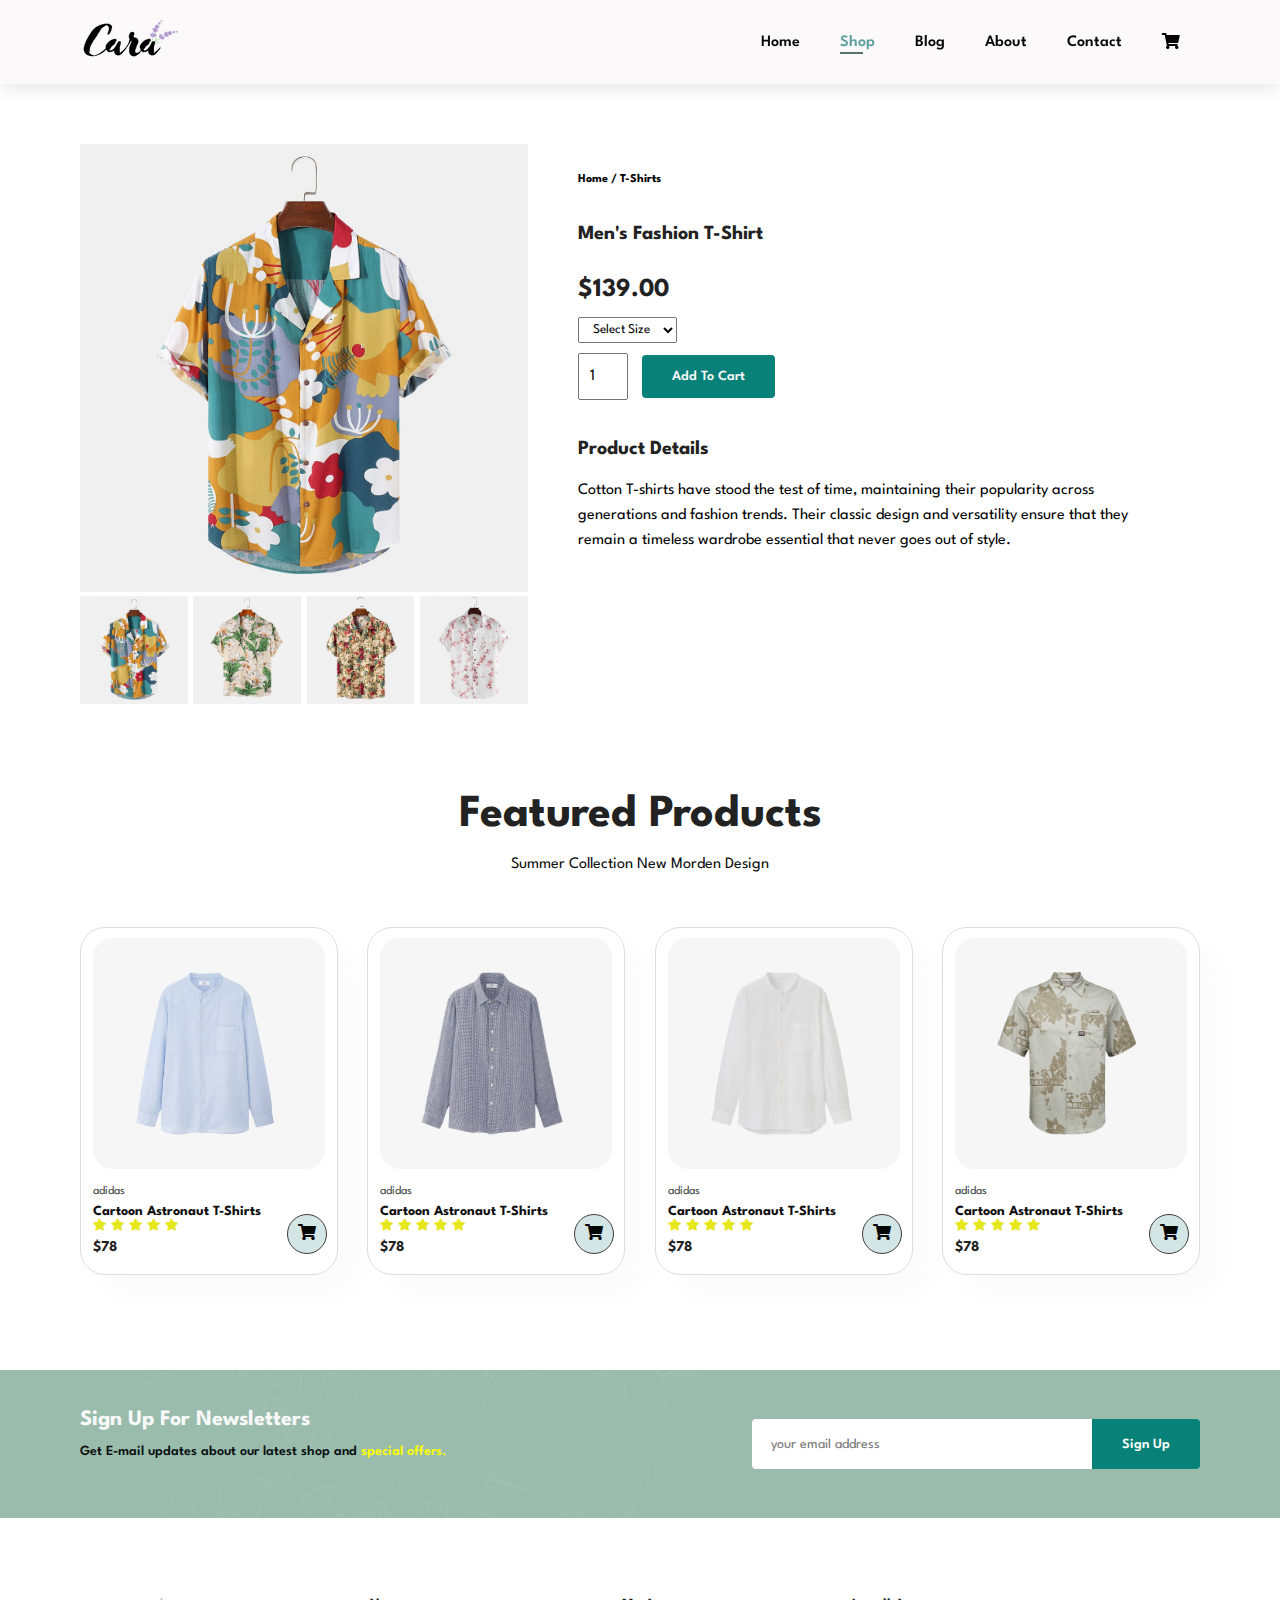
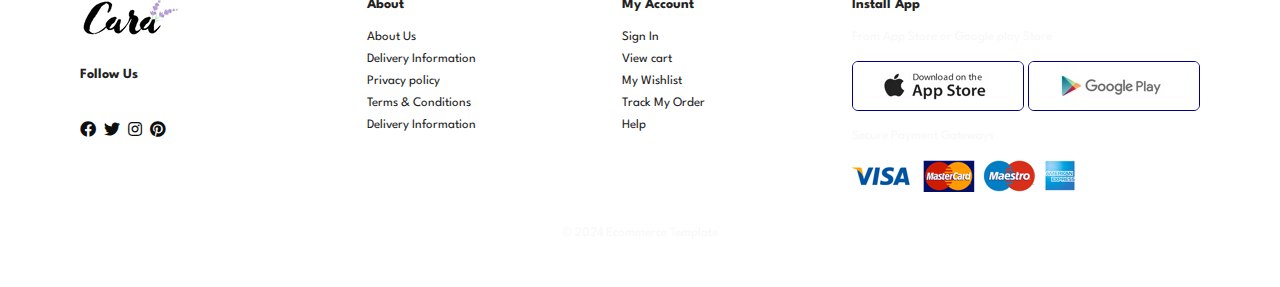
<file: sproduct.html>
<!DOCTYPE html>
<html lang="en">

    <head>
        <meta charset="UTF-8">
        <meta http-equiv="X-UA-Compatible" content="IE=edge">
        <meta name="viewport" content="width=device-width, initial-scale=1.0">
        <title>Ecommerce web-App</title>
        <link rel="stylesheet" href="https://pro.fontawesome.com/releases/v5.10.0/css/all.css" />
        <link rel="stylesheet" href="https://use.fontawesome.com/releases/v5.15.4/css/all.css" />
        <link rel="stylesheet" href="style.css">
    </head>

    <body>

<section id="header">
<a href="#"><img src="img/logo.png" class="logo" alt=""></a>
<div>
    <ul id="navbar">
        <li><a  href="index.html">Home</a></li>
        <li><a class="active" href="shop.html">Shop</a></li>
        <li><a href="blog.html">Blog</a></li>
        <li><a href="about.html">About</a></li>
        <li><a href="contact.html">Contact</a></li>
        <li><a href="cart.html"><i class="fa fa-shopping-cart"></i></a></li>
        <a href="#" id="close"><i class="fa fa-times"></i></a>
    </ul>
</div>
<div id="mobile">
    <i id="bar" class="fa fa-list"></i>
</div>
</section>

<section id="prodetails" class="section-p1">
    <div class="single-pro-image">
<img src="img/products/f1.jpg" width="100%" id="MainImg" alt="">
<div class="small-img-group">
<div class="small-img-col">
<img src="img/products/f1.jpg" alt="" width="100%" class="small-img">
</div>
<div class="small-img-col">
    <img src="img/products/f2.jpg" alt="" width="100%" class="small-img">
    </div>
    <div class="small-img-col">
        <img src="img/products/f3.jpg" alt="" width="100%" class="small-img">
        </div>
        <div class="small-img-col">
            <img src="img/products/f4.jpg" alt="" width="100%" class="small-img">
            </div>
</div>
    </div>
<div class="single-pro-details">
    <h6>Home / T-Shirts</h6>
    <h4>Men's Fashion T-Shirt</h4>
    <h2>$139.00</h2>
    <select>
        <option>Select Size</option>
        <option>XL</option>
        <option>XXL</option>
        <option>Small</option>
        <option>Large</option>

    </select>
    <input type="number" value="1">
    <button class="normal">Add To Cart</button>
    <h4>Product Details</h4>
    <span>
        Cotton T-shirts have stood the test of time, maintaining their popularity across generations and fashion trends. Their classic design and versatility ensure that they remain a timeless wardrobe essential that never goes out of style.
    </span>
</div>

</section>

<section id="Product1" class="section-p1">
    <h2>Featured Products</h2>
    <p>Summer Collection New Morden Design</p>
    <div class="pro-container">
        <div class="pro">
            <img src="img/products/n1.jpg" alt="">
        <div class="des">
            <span>adidas</span>
            <h5>Cartoon Astronaut T-Shirts</h5>
            <div class="star">
                <i class="fas fa-star"></i>
                <i class="fas fa-star"></i>
                <i class="fas fa-star"></i>
                <i class="fas fa-star"></i>
                <i class="fas fa-star"></i>
            </div>
            <h4>$78</h4>
        </div>
        <a href="#"><i class="fa fa-shopping-cart"></i></a>
        </div>
        <div class="pro">
            <img src="img/products/n2.jpg" alt="">
        <div class="des">
            <span>adidas</span>
            <h5>Cartoon Astronaut T-Shirts</h5>
            <div class="star">
                <i class="fas fa-star"></i>
                <i class="fas fa-star"></i>
                <i class="fas fa-star"></i>
                <i class="fas fa-star"></i>
                <i class="fas fa-star"></i>
            </div>
            <h4>$78</h4>
        </div>
        <a href="#"><i class="fa fa-shopping-cart"></i></a>
        </div>
        <div class="pro">
            <img src="img/products/n3.jpg" alt="">
        <div class="des">
            <span>adidas</span>
            <h5>Cartoon Astronaut T-Shirts</h5>
            <div class="star">
                <i class="fas fa-star"></i>
                <i class="fas fa-star"></i>
                <i class="fas fa-star"></i>
                <i class="fas fa-star"></i>
                <i class="fas fa-star"></i>
            </div>
            <h4>$78</h4>
        </div>
        <a href="#"><i class="fa fa-shopping-cart"></i></a>
        </div>
        <div class="pro">
            <img src="img/products/n4.jpg" alt="">
        <div class="des">
            <span>adidas</span>
            <h5>Cartoon Astronaut T-Shirts</h5>
            <div class="star">
                <i class="fas fa-star"></i>
                <i class="fas fa-star"></i>
                <i class="fas fa-star"></i>
                <i class="fas fa-star"></i>
                <i class="fas fa-star"></i>
            </div>
            <h4>$78</h4>
        </div>
        <a href="#"><i class="fa fa-shopping-cart"></i></a>
        </div>
        
    </div>
</section>


<section id="newsletter" class="section-p1 section-m1">
<div class="newstext">
<h4>Sign Up For Newsletters</h4>
<p>Get E-mail updates about our latest shop and <span>special offers.</span></p>

</div>

<div class="form">
    <input type="text" placeholder="your email address">
    <button class="normal">Sign Up</button>
</div>
</section>

<footer class="section-p1">
<div class="col">
    <img  class="logo" src="img/logo.png" alt="">
    <h4>Follow Us</h4>
    <div class="icon">
        <i class="fab fa-facebook"></i>
        <i class="fab fa-twitter"></i>
        <i class="fab fa-instagram"></i>
        <i class="fab fa-pinterest"></i>
    </div>
</div>
<div class="col">
    <h4>About</h4>
    <a href="#">About Us</a>
    <a href="#">Delivery Information</a>
    <a href="#">Privacy policy</a>
    <a href="#">Terms & Conditions</a>
    <a href="#">Delivery Information</a>

</div>
<div class="col">
    <h4>My Account</h4>
    <a href="#">Sign In</a>
    <a href="#">View cart</a>
    <a href="#">My Wishlist</a>
    <a href="#">Track My Order</a>
    <a href="#">Help</a>

</div>
<div class="col install">
    <h4>Install App</h4>
    <p>From App Store or Google play Store</p>
    <div class="row">
        <img src="img/pay/app.jpg" alt="">
        <img src="img/pay/play.jpg" alt="">
    </div>
    <p>Secure Payment Gateways</p>
    <img src="img/pay/pay.png" alt="">

</div>
<div class="copyright">
<p>© 2024 Ecommerce Template</p>
</div>
</footer>
<script>
    var MainImg = document.getElementById('MainImg');
    var smallimg = document.getElementsByClassName('small-img');

    smallimg[0].onclick = function(){
        MainImg.src = smallimg[0].src;
    }
    smallimg[1].onclick = function(){
        MainImg.src = smallimg[1].src;
    }
    smallimg[2].onclick = function(){
        MainImg.src = smallimg[2].src;
    }
    smallimg[3].onclick = function(){
        MainImg.src = smallimg[3].src;
    }
</script>
        <script src="script.js"></script>
    </body>

</html>
</file>
<file: style.css>
@import url("https://fonts.googleapis.com/css2?family=Spartan:wght@100;200;300;400;500;600;700;800;900&display=swap");
* {
  margin: 0;
  padding: 0;
  box-sizing: border-box;
  font-family: "Spartan", sans-serif;
}

html {
  scroll-behavior: smooth;
}

/* Global Styles */

h1 {
  font-size: 50px;
  line-height: 64px;
  color: #222;
}

h2 {
  font-size: 46px;
  line-height: 54px;
  color: #222;
}

h4 {
  font-size: 20px;
  color: #222;
}

h6 {
  font-weight: 700;
  font-size: 12px;
}

p {
  font-size: 16px;
  color: #465b52;
  margin: 15px 0 20px 0;
}

.section-p1 {
  padding: 40px 80px;
}

.section-m1 {
  margin: 40px 0;
}
button.normal {
  font-size: 14px;
  font-weight: 600;
  padding: 15px 30px;
  color: #100f0f;
  background-color: aliceblue;
  border-radius: 4px;
  cursor: pointer;
  border: none;
  outline: none;
  transition: 0.2s;
}
button.white {
  font-size: 13px;
  font-weight: 600;
  padding: 11px 18px;
  color: #f8f8f8;
  background-color: transparent;
  cursor: pointer;
  border: 1px solid white;
  outline: none;
  transition: 0.2s;
}

body {
  width: 100%;
}
/* header*/

#header {
  display: flex;
  align-items: center;
  justify-content: space-between;
  padding: 20px 80px;
  background-color: rgb(251, 249, 249);
  box-shadow: 0 5px 15px rgb(0, 0, 0, 0.09);
  z-index: 999;
  position: sticky;
  top: 0;
  left: 0;
}
#navbar {
  display: flex;
  align-items: center;
  justify-content: center;
}
#navbar li {
  list-style: none;
  padding: 0 20px;
  position: relative;
}
#navbar li a {
  text-decoration: none;
  font-size: 16px;
  font-weight: 600;
  color: rgb(8, 6, 6);
  transition: 0.3s ease;
}
#navbar li a:hover {
  color: rgb(103, 135, 135);
}
#navbar li a:hover,
#navbar li a.active {
  color: rgb(94, 159, 159);
}
#navbar li a.active::after,
#navbar li a:hover::after {
  content: "";
  width: 30%;
  height: 2px;
  background: rgb(88, 110, 110);
  position: absolute;
  bottom: -4px;
  left: 20px;
}
#mobile {
  display: none;
  align-items: center;
}

/* hero section*/
#hero {
  background-image: url("img/hero4.png");
  height: 90vh;
  width: 100%;
  background-size: cover;
  background-position: top 25% right 0;
  padding: 0 80px;
  display: flex;
  flex-direction: column;
  align-items: flex-start;
  justify-content: center;
}
#hero h4 {
  padding-bottom: 15px;
}
#hero h1 {
  color: rgb(6, 132, 90);
}
#hero p {
  color: #080808;
}
#hero button {
  background-image: url("img/button.png");
  background-color: transparent;
  color: rgb(9, 181, 124);
  border: 0;
  padding: 14px 80px 14px 65px;
  background-repeat: no-repeat;
  cursor: pointer;
  font-weight: 700;
  font-size: 15px;
}

/* feature section*/
#feature {
  display: flex;
  align-items: center;
  justify-content: space-between;
  flex-wrap: wrap;
}
#feature .fe-box {
  width: 180px;
  text-align: center;
  padding: 25px 15px;
  box-shadow: 20px 20px 34px rgba(0, 0, 0, 0.03);
  border: 1px solid whitesmoke;
  border-radius: 4px;
  margin: 15px 0;
}
#feature .fe-box:hover {
  box-shadow: 10px 10px 54px rgba(70, 62, 221, 0.01);
}
#feature .fe-box img {
  width: 100%;
  margin-bottom: 10px;
}
#feature .fe-box h6 {
  padding: 9px 8px 6px 8px;
  line-height: 1;
  border-radius: 4px;
  color: #088178;
  background-color: #fddde4;
  display: inline-block;
}
#feature .fe-box:nth-child(2) h6 {
  background-color: aquamarine;
}
#feature .fe-box:nth-child(3) h6 {
  background-color: rgb(224, 213, 213);
}
#feature .fe-box:nth-child(4) h6 {
  background-color: rgb(101, 188, 101);
}
#feature .fe-box:nth-child(5) h6 {
  background-color: rgb(205, 205, 230);
}
#feature .fe-box:nth-child(6) h6 {
  background-color: rgb(165, 195, 165);
}

/* products section*/
#Product1 {
  text-align: center;
}
#Product1 p {
  color: #0d0e0d;
}
#Product1 .pro-container {
  display: flex;
  justify-content: space-between;
  padding-top: 20px;
  flex-wrap: wrap;
}
#Product1 .pro {
  width: 23%;
  min-width: 250px;
  padding: 10px 12px;
  border-radius: 25px;
  border: 1px solid rgb(222, 220, 220);
  cursor: pointer;
  box-shadow: 20px 20px 30px rgba(0, 0, 0, 0.02);
  margin: 15px 0;
  transition: 0.2s ease;
  position: relative;
}
#Product1 .pro:hover {
  box-shadow: 20px 20px 30px rgba(154, 10, 10, 0.02);
}

#Product1 .pro img {
  width: 100%;
  border-radius: 20px;
}
#Product1 .pro .des {
  text-align: start;
  padding: 10px 0;
}

#Product1 .pro .des span {
  color: #404945;
  font-size: 12px;
}
#Product1 .pro .des h5 {
  padding-top: 7px;
  color: #100f0f;
  font-size: 14px;
}
#Product1 .pro .des i {
  font-size: 12px;
  color: rgb(230, 230, 29);
}
#Product1 .pro .des h4 {
  padding-top: 7px;
  font-size: 15px;
  font-weight: 700;
}
#Product1 .pro a {
  width: 40px;
  height: 40px;
  line-height: 40px;
  border-radius: 50px;
  background-color: rgb(212, 229, 229);
  font-weight: 500;
  color: rgb(5, 6, 6);
  border: 1px solid rgb(65, 60, 60);
  position: absolute;
  bottom: 20px;
  right: 10px;
}
/* Repair section*/
#banner {
  display: flex;
  flex-direction: column;
  justify-content: center;
  align-items: center;
  text-align: center;
  background-image: url("img/banner/b2.jpg");
  width: 100%;
  height: 40vh;
  background-size: cover;
  background-position: center;
}
#banner h4 {
  color: white;
  font-size: 16px;
}
#banner h2 {
  color: white;
  font-size: 30px;
  padding: 10px 0;
}

#banner h2 span {
  color: rgb(178, 106, 106);
}
#banner button:hover {
  background: #088178;
  color: aliceblue;
}
#sm-banner .banner-box {
  display: flex;
  flex-direction: column;
  justify-content: center;
  align-items: flex-start;
  background-image: url("img/banner/b17.jpg");
  min-width: 660px;
  height: 50vh;
  background-size: cover;
  background-position: center;
  padding: 30px;
}
#sm-banner .banner-box2 {
  background-image: url("img/banner/b10.jpg");
}

#sm-banner {
  display: flex;
  justify-content: space-between;
  flex-wrap: wrap;
}
#sm-banner h4 {
  color: rgb(249, 241, 241);
  font-size: 25px;
  font-weight: 300;
}
#sm-banner h2 {
  color: white;
  font-size: 28px;
  font-weight: 800;
}
#sm-banner span {
  color: white;
  font-size: 14px;
  font-weight: 500;
  padding-bottom: 15px;
}

#sm-banner .banner-box:hover button {
  background: #088178;
  border: 1px solid #088178;
}
#banner3 {
  display: flex;
  justify-content: space-between;
  flex-wrap: wrap;
  padding: 0 80px;
}

#banner3 .banner-box {
  display: flex;
  flex-direction: column;
  justify-content: center;
  align-items: flex-start;
  background-image: url("img/banner/b7.jpg");
  min-width: 30%;
  height: 30vh;
  background-size: cover;
  background-position: center;
  padding: 20px;
  margin-bottom: 20px;
}
#banner3 .banner-box2 {
  background-image: url("img/banner/b4.jpg");
}
#banner3 .banner-box3 {
  background-image: url("img/banner/b18.jpg");
}
#banner3 h2 {
  color: white;
  font-weight: 900;
  font-size: 22px;
}
#banner3 h3 {
  color: rgb(148, 71, 71);
  font-weight: 800;
  font-size: 15px;
}
/* Newsletter section*/

#newsletter {
  display: flex;
  justify-content: space-between;
  flex-wrap: wrap;
  align-items: center;
  background-image: url("img/banner/b14.png");
  background-repeat: no-repeat;
  background-position: 20% 30%;
  background-color: #99bcad;
}
#newsletter h4 {
  font-size: 22px;
  font-weight: 700;
  color: #f8f8f8;
}
#newsletter p {
  font-size: 14px;
  font-weight: 600;
  color: #0b1010;
}
#newsletter p span {
  color: yellow;
}
#newsletter .form {
  display: flex;
  width: 40%;
}
#newsletter input {
  height: 3.125rem;
  width: 100%;
  padding: 0 1.25em;
  font-size: 14px;
  border: 1px solid transparent;
  border-radius: 4px;
  outline: none;
  border-top-right-radius: 0;
  border-bottom-right-radius: 0;
}
#newsletter button {
  background-color: #088178;
  color: white;
  white-space: nowrap;
  border-top-left-radius: 0;
  border-bottom-left-radius: 0;
}

/* footer section*/
footer {
  display: flex;
  flex-wrap: wrap;
  justify-content: space-between;
}
footer .col {
  display: flex;
  flex-direction: column;
  align-items: flex-start;
  margin-bottom: 20px;
}
footer .logo {
  margin-bottom: 30px;
}
footer h4 {
  font-size: 14px;
  padding-bottom: 20px;
}
footer p {
  font-size: 13px;
  margin: 0 0 8px 0;
}

footer a {
  font-size: 13px;
  text-decoration: none;
  color: #222;
  margin-bottom: 10px;
}
footer .icon {
  margin-top: 20px;
}
footer .icon i {
  color: #0d0e0d;
  padding-right: 4px;
  cursor: pointer;
}

footer .install .row img {
  border: 1px solid darkblue;
  border-radius: 6px;
}
footer .install img {
  margin: 10px 0 15px 0;
}
footer .icon i:hover,
footer a:hover {
  color: red;
}
footer .copyright {
  width: 100%;
  text-align: center;
}
#close {
  display: none;
}

/* shop page*/
#page-header {
  background-image: url("img/banner/b1.jpg");
  width: 100%;
  height: 40vh;
  background-size: cover;
  display: flex;
  justify-content: center;
  text-align: center;
  flex-direction: column;
  padding: 14px;
}
#page-header h2,
p {
  color: #f8f8f8;
}
#pagination {
  text-align: center;
}
#pagination a {
  text-decoration: none;
  background-color: #088178;
  padding: 15px 20px;
  border-radius: 4px;
  color: #f8f8f8;
  font-weight: 600;
}
#pagination a li {
  font-size: 16px;
  font-weight: 600;
}

/* single page*/
#prodetails {
  display: flex;
  margin-top: 20px;
}
#prodetails .single-pro-image {
  width: 40%;
  margin-right: 50px;
}
.small-img-group {
  display: flex;
  justify-content: space-between;
}
.small-img-col {
  flex-basis: 24%;
  cursor: pointer;
}
#prodetails .single-pro-details {
  width: 50%;
  padding-top: 30px;
}
#prodetails .single-pro-details h4 {
  padding: 40px 0 20px 0;
}
#prodetails .single-pro-details h2 {
  font-size: 26px;
}
#prodetails .single-pro-details select {
  display: block;
  padding: 5px 10px;
  margin-bottom: 10px;
}
#prodetails .single-pro-details input {
  width: 50px;
  height: 47px;
  padding-left: 10px;
  font-size: 16px;
  margin-right: 10px;
}
#prodetails .single-pro-details input:focus {
  outline: none;
}
#prodetails .single-pro-details button {
  background: #088178;
  color: #f8f8f8;
}
#prodetails .single-pro-details span {
  line-height: 25px;
}

/* blog page */
#page-header.blog-header {
  background-image: url("img/banner/b19.jpg");
}
#blog {
  padding: 150px 150px 0 150px;
}

#blog .blog-box {
  display: flex;
  width: 100%;
  align-items: center;
  position: relative;
  padding-bottom: 90px;
}
#blog .blog-img {
  width: 50%;
  margin-right: 40px;
}
#blog img {
  width: 100%;
  height: 300px;
  object-fit: cover;
}
#blog .blog-details {
  width: 50%;
}
#blog .blog-details a {
  text-decoration: none;
  font-size: 11px;
  color: #0b1010;
  font-weight: 700;
  position: relative;
  transition: 0.3s;
}
#blog .blog-details p {
  color: #0b1010;
}
#blog .blog-details a::after {
  content: "";
  width: 50px;
  height: 1px;
  background-color: #0b1010;
  position: absolute;
  top: 4px;
  right: -60px;
}
#blog .blog-details a:hover {
  color: #088178;
}
#blog .blog-details a:hover::after {
  background-color: #088178;
}
#blog .blog-box h1 {
  position: absolute;
  top: -40px;
  left: 0;
  font-size: 70px;
  font-weight: 700;
  color: #e3e6f3;
  z-index: -9;
}
/* about page */

#page-header.about-header {
  background-image: url("img/about/banner.png");
}
#about-head {
  display: flex;
  align-items: center;
}
#about-head img {
  width: 50%;
  height: auto;
}
#about-head div {
  padding-left: 40px;
}
#about-head div p {
  color: #222;
}
#about-app {
  text-align: center;
}
#about-app .video {
  width: 70%;
  height: 100%;
  margin: 30px auto 0 auto;
}
#about-app .video video {
  width: 100%;
  height: 100%;
  border-radius: 20px;
}

/* contact page */
#contact-details {
  display: flex;
  align-items: center;
  justify-content: space-between;
}
#contact-details .details {
  width: 40%;
}
#contact-details .details li p {
  color: #100f0f;
  margin: 0;
  font-size: 14px;
}
#contact-details .details span,
#form-details form span {
  font-size: 12px;
}
#contact-details .details h2 {
  font-size: 26px;
  line-height: 35px;
  padding: 20px 0;
}
#contact-details .details h3 {
  font-size: 16px;
  padding-bottom: 15px;
}
#contact-details .details li {
  list-style: none;
  display: flex;
  padding: 10px 0;
}
#contact-details .details li i {
  font-size: 14px;
  padding-right: 22px;
}
#contact-details .map {
  width: 55%;
  height: 400px;
}
#contact-details .map iframe {
  width: 100%;
  height: 100%;
}
#form-details {
  display: flex;
  justify-content: space-between;
  margin: 30px;
  padding: 80px;
  border: 0.5ch solid rgb(228, 224, 224);
}

#form-details form {
  width: 65%;
  display: flex;
  flex-direction: column;
  align-items: flex-start;
}
#form-details form input,
#form-details form textarea {
  width: 100%;
  padding: 12px 15px;
  outline: none;
  margin-bottom: 20px;
  border: 1px solid #e1e1e1;
}
#form-details form button {
  background-color: #088178;
  color: #f8f8f8;
}
#form-details .people div {
  padding-bottom: 25px;
  display: flex;
  align-items: flex-start;
}
#form-details .people div img {
  width: 65px;
  height: 65px;
  object-fit: cover;
  margin-right: 15px;
}
#form-details .people div p {
  color: #222;
  margin: 0;
  font-size: 13px;
  line-height: 25px;
}
#form-details .people div p span {
  display: block;
  font-size: 16px;
  font-weight: 600;
  color: black;
}
/* cart page  */

#cart {
  overflow-x: auto;
}

#cart table {
  width: 100%;
  border-collapse: collapse;
  table-layout: fixed;
  white-space: nowrap;
}
#cart table img {
  width: 70px;
}
#cart table td:nth-child(1) {
  width: 100px;
  text-align: center;
}
#cart table td:nth-child(2) {
  width: 150px;
  text-align: center;
}
#cart table td:nth-child(3) {
  width: 250px;
  text-align: center;
}
#cart table td:nth-child(4),
#cart table td:nth-child(5),
#cart table td:nth-child(6) {
  width: 150px;
  text-align: center;
}
#cart table td:nth-child(5) input {
  width: 60px;
  padding: 10px 5px 10px 15px;
}
#cart table thead {
  border: 1px solid rgb(171, 129, 129);
  border-left: none;
  border-right: none;
}
#cart table thead td {
  font-weight: 700;
  text-transform: uppercase;
  font-size: 13px;
  padding: 18px 0;
}
#cart table tbody tr td {
  padding-top: 15px;
}
#cart table tbody td {
  font-size: 13px;
}
#cart-add {
  display: flex;
  flex-wrap: wrap;
  justify-content: space-between;
}
#coupon {
  width: 50%;
  margin-bottom: 30px;
}
#coupon h3,
#subtotal h3 {
  padding-bottom: 15px;
}
#coupon input {
  padding: 10px 20px;
  outline: none;
  width: 60%;
  margin-right: 10px;
  border: 1px solid rgb(207, 176, 176);
}
#coupon button,
#subtotal button {
  background-color: #088178;
  color: #f8f8f8;
  padding: 12px 20px;
}
#subtotal {
  width: 50%;
  margin-bottom: 30px;
  border: 1px solid rgb(218, 181, 181);
  padding: 30px;
}

#subtotal table {
  border-collapse: collapse;
  width: 100%;
  margin-bottom: 20px;
}

#subtotal table td {
  width: 50%;
  border: 1px solid rgb(204, 196, 196);
  padding: 10px;
  font-size: 13px;
}

/* @media query section*/
@media (max-width: 799px) {
  .section-p1 {
    padding: 40px 40px;
  }
  #navbar {
    display: flex;
    flex-direction: column;
    align-items: flex-start;
    justify-content: flex-start;
    position: fixed;
    top: 0;
    right: -300px;
    height: 100vh;
    width: 300px;
    background-color: #e3e6f3;
    box-shadow: 0 40px 60px black;
    padding: 80px 0 0 10px;
    transition: 0.3s;
  }
  #navbar li {
    margin-bottom: 25px;
  }
  #navbar.active {
    right: 0px;
  }
  #mobile {
    display: flex;
    align-items: center;
  }
  #mobile i {
    color: #0b1010;
    font-size: 24px;
    padding-left: 20px;
  }
  #close {
    display: initial;
    position: absolute;
    top: 30px;
    left: 30px;
    color: #222;
    font-size: 24px;
  }
  #hero {
    height: 70vh;
    padding: 0 80px;
    background-position: top 30% right 30%;
  }
  #feature {
    justify-content: center;
  }
  #feature .fe-box {
    margin: 15px 15px;
  }
  #Product1 .pro-container {
    justify-content: center;
  }
  #Product1 .pro {
    margin: 15px;
  }
  #banner {
    height: 20vh;
  }
  #sm-banner .banner-box {
    min-width: 100%;
    height: 30vh;
  }
  #banner3 {
    padding: 0 40px;
  }
  #banner3 .banner-box {
    width: 28%;
  }
  #newsletter .form {
    width: 70%;
  }

  /* contact page  */
  #form-details {
    padding: 40px;
  }
  #form-details form {
    width: 50%;
  }
}
@media (max-width: 477px) {
  .section-p1 {
    padding: 20px;
  }
  #header {
    padding: 10px 30px;
  }
  h1 {
    font-size: 38px;
  }
  h2 {
    font-size: 32;
  }
  #hero {
    padding: 0 20px;
    background-position: 55%;
  }
  #feature {
    justify-content: space-between;
  }
  #feature .fe-box {
    width: 155px;
    margin: 0 0 15px 0;
  }
  #product1 .pro {
    width: 100%;
  }
  #banner {
    height: 40vh;
  }
  #sm-banner .banner-box {
    height: 40vh;
  }
  #sm-banner .banner-box2 {
    margin-top: 20px;
  }
  #banner3 {
    padding: 0 20px;
  }
  #banner3 .banner-box {
    width: 100%;
  }
  #newsletter {
    padding: 40px 20px;
  }
  #newsletter .form {
    width: 100%;
  }
  footer .copyright {
    text-align: start;
  }
  /* single product*/
  #prodetails {
    display: flex;
    flex-direction: column;
  }
  #prodetails .single-pro-image {
    width: 100%;
    margin-right: 0px;
  }
  #prodetails .single-pro-details {
    width: 100%;
  }
  /* blog page */
  #blog {
    padding: 100px 20px 0 20px;
  }
  #blog .blog-box {
    display: flex;
    flex-direction: column;
    align-items: flex-start;
  }
  #blog .blog-img {
    width: 100%;
    margin-right: 0px;
    margin-bottom: 30px;
  }
  #blog .blog-details {
    width: 100%;
  }
  /* bout page */
  #about-head {
    flex-direction: column;
  }
  #about-head img {
    width: 100%;
    margin-bottom: 12px;
  }
  #about-head div {
    padding-left: 0px;
  }
  #about-app .video {
    width: 100%;
  }
  /* contact page  */
  #contact-details {
    flex-direction: column;
  }
  #contact-details .details {
    width: 100%;
    margin-bottom: 30px;
  }
  #contact-details .map {
    width: 100%;
  }
  #form-details {
    margin: 10px;
    padding: 30px 10px;
    flex-wrap: wrap;
  }
  #form-details form {
    width: 100%;
    margin-bottom: 30px;
  }
  /* cart page  */
  #cart-add {
    flex-direction: column;
  }
  #coupon{
    width: 100%;
  }
  #subtotal{
    width: 100%;
    padding: 20px;
  }
}
</file>
